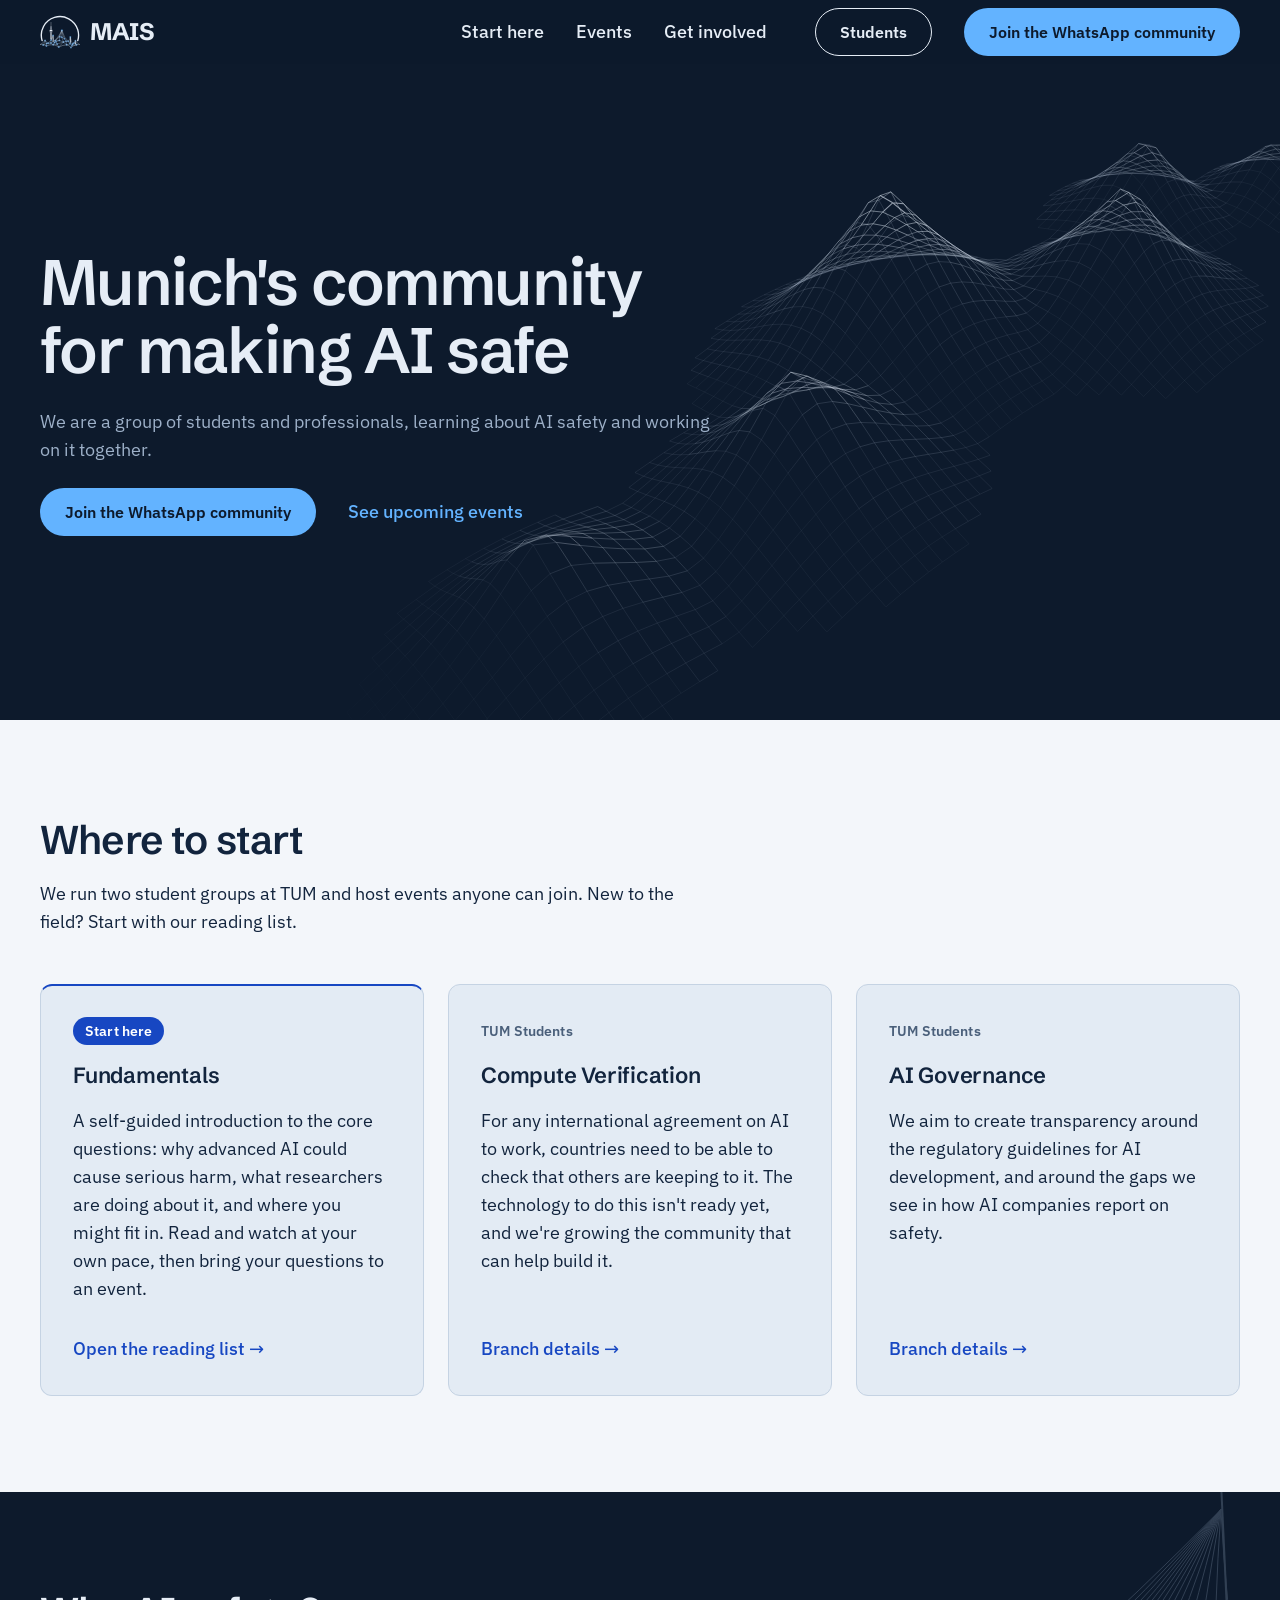
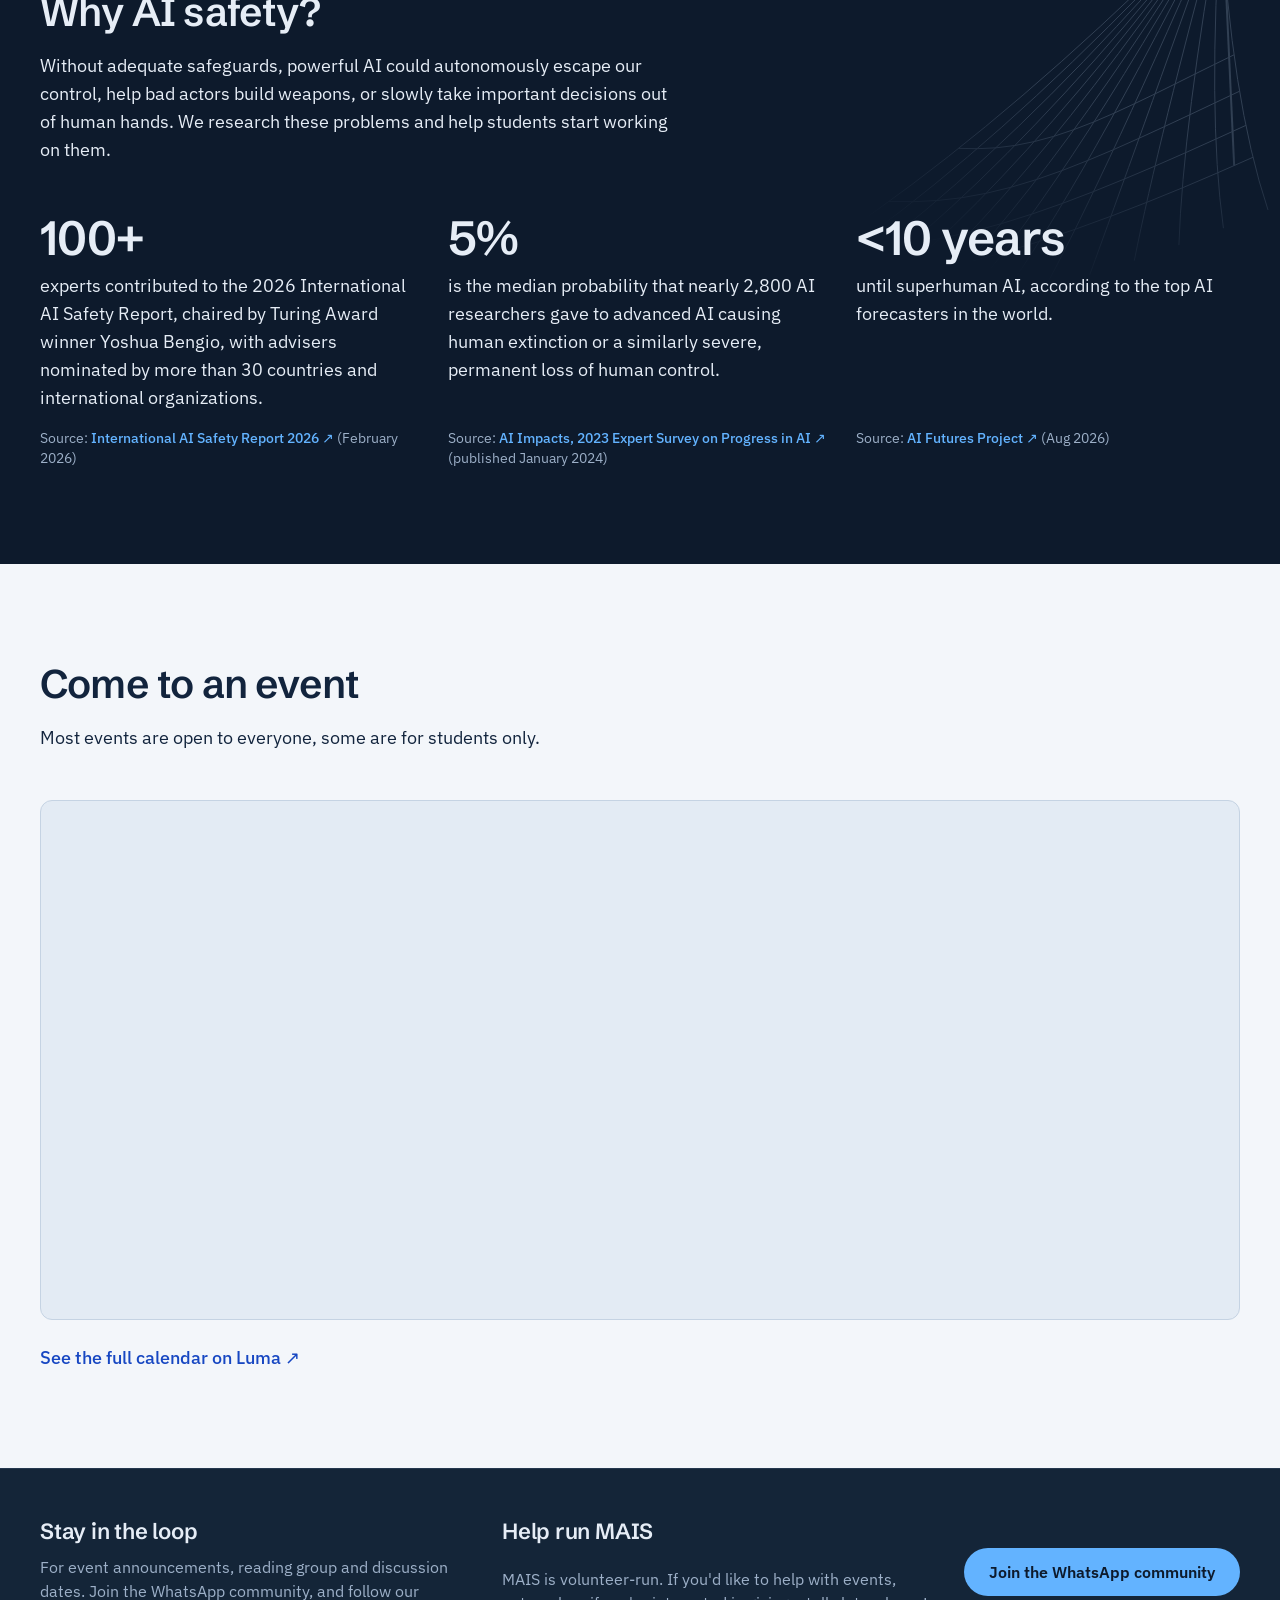
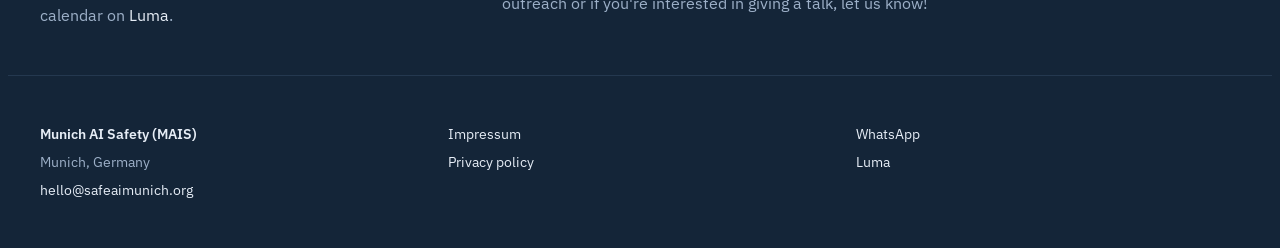
<file: index.html>
<!doctype html>
<html lang="en">
<head>
<meta charset="utf-8">
<meta name="viewport" content="width=device-width, initial-scale=1, viewport-fit=cover">
<title>Munich AI Safety (MAIS) | AI safety community in Munich</title>
<meta name="description" content="A learning community for students and professionals in Munich who want to understand AI risk and help make AI safe. Reading groups, workshops and events.">
<link rel="canonical" href="https://munichaisafety.com/">
<meta property="og:type" content="website">
<meta property="og:site_name" content="Munich AI Safety (MAIS)">
<meta property="og:title" content="Munich AI Safety (MAIS)">
<meta property="og:description" content="A learning community for students and professionals in Munich who want to understand AI risk and help make AI safe. Reading groups, workshops and events.">
<meta property="og:url" content="https://munichaisafety.com/">
<meta property="og:image" content="https://munichaisafety.com/assets/img/og-image.png">
<meta property="og:image:width" content="1200">
<meta property="og:image:height" content="630">
<meta name="twitter:card" content="summary_large_image">
<meta name="color-scheme" content="light">
<link rel="preload" href="assets/fonts/schibsted-grotesk-latin-wght-normal.woff2" as="font" type="font/woff2" crossorigin>
<link rel="preload" href="assets/fonts/ibm-plex-sans-latin-wght-normal.woff2" as="font" type="font/woff2" crossorigin>
<link rel="stylesheet" href="assets/css/tokens.css">
<link rel="stylesheet" href="assets/css/site.css">
<!-- Analytics: paste the GoatCounter snippet here once the account exists (see README.md). -->
</head>
<body>
<a class="skip-link" href="#main">Skip to content</a>

<header class="site-header" data-theme="dark">
  <div class="container site-header__inner">
    <a class="site-header__logo" href="/" aria-label="Munich AI Safety, home"><canvas class="site-header__mark" data-mais-logo aria-hidden="true"></canvas><span>MAIS</span></a>
    <nav class="site-header__nav" aria-label="Site">
      <a href="/#paths">Start here</a>
      <a href="/#events">Events</a>
      <a href="/#volunteer">Get involved</a>
    </nav>
    <a class="btn btn-secondary" href="/student-initiative/">Students</a>
    <a class="btn btn-primary" href="/join"><span class="label-long">Join the WhatsApp community</span><span class="label-short">Join us</span></a>
  </div>
</header>

<main id="main">

  <section class="hero" data-theme="dark" aria-labelledby="hero-title">
    <div class="hero__net mais-net" data-mais-net></div>
    <div class="container grid hero__inner">
      <div class="hero__copy">
        <h1 id="hero-title" class="display">Munich's community for making AI safe</h1>
        <p class="body hero__sub">We are a group of students and professionals, learning about AI safety and working on it together.</p>
        <div class="hero__actions">
          <a class="btn btn-primary" href="/join">Join the WhatsApp community</a>
          <a class="text-link" href="#events">See upcoming events</a>
        </div>
      </div>
    </div>
  </section>

  <!-- Partners: remove "hidden" once every partner shown has agreed. Logos as inline SVG with fill="currentColor". -->
  <section class="partners" aria-label="Partners" hidden>
    <div class="container partners__inner">
      <p class="eyebrow partners__label">We work with</p>
      <a class="partners__logo" href="#TODO-LINK-partner-1" target="_blank" rel="noopener" aria-label="[Partner 1]">[Partner 1 logo]</a>
      <a class="partners__logo" href="#TODO-LINK-partner-2" target="_blank" rel="noopener" aria-label="[Partner 2]">[Partner 2 logo]</a>
      <a class="partners__logo" href="#TODO-LINK-partner-3" target="_blank" rel="noopener" aria-label="[Partner 3]">[Partner 3 logo]</a>
    </div>
  </section>

  <span id="what-we-do" aria-hidden="true"></span>
  <section class="section" id="paths" aria-labelledby="paths-title">
    <div class="container">
      <div class="section-head">
        <h2 id="paths-title" class="h2">Where to start</h2>
        <p class="body">We run two student groups at TUM and host events anyone can join. New to the field? Start with our reading list.</p>
      </div>
      <div class="paths" id="fundamentals">
        <article class="card card--start">
          <span class="chip">Start here</span>
          <h3 class="h3">Fundamentals</h3>
          <p class="card__body">A self-guided introduction to the core questions: why advanced AI could cause serious harm, what researchers are doing about it, and where you might fit in. Read and watch at your own pace, then bring your questions to an event.</p>
          <a class="text-link card__link" href="/resources">Open the reading list <span class="arrow" aria-hidden="true">→</span></a>
        </article>
        <article class="card">
          <span class="eyebrow">TUM Students</span>
          <h3 class="h3">Compute Verification</h3>
          <p class="card__body">For any international agreement on AI to work, countries need to be able to check that others are keeping to it. The technology to do this isn't ready yet, and we're growing the community that can help build it.</p>
          <ul class="card__list">
          </ul>
          <a class="text-link card__link" href="/student-initiative/#branches">Branch details <span class="arrow" aria-hidden="true">→</span></a>
        </article>
        <article class="card">
          <span class="eyebrow">TUM Students</span>
          <h3 class="h3">AI Governance</h3>
          <p class="card__body">We aim to create transparency around the regulatory guidelines for AI development, and around the gaps we see in how AI companies report on safety.</p>
          <ul class="card__list">
          </ul>
          <a class="text-link card__link" href="/student-initiative/#branches">Branch details <span class="arrow" aria-hidden="true">→</span></a>
        </article>
      </div>
    </div>
  </section>

  <span id="why-ai-safety" aria-hidden="true"></span>
  <section class="section has-net" id="why" data-theme="dark" aria-labelledby="why-title">
    <div class="section-net cable-net" data-cable-net="fan" data-period="24"></div>
    <div class="container">
      <div class="section-head">
        <h2 id="why-title" class="h2">Why AI safety?</h2>
        <p class="body">Without adequate safeguards, powerful AI could autonomously escape our control, help bad actors build weapons, or slowly take important decisions out of human hands. We research these problems and help students start working on them.</p>
      </div>
      <div class="stats">
        <div class="stat-block">
          <p class="stat stat-block__value">100+</p>
          <p class="body stat-block__desc">experts contributed to the 2026 International AI Safety Report, chaired by Turing Award winner Yoshua Bengio, with advisers nominated by more than 30 countries and international organizations.</p>
          <p class="small stat-block__source">Source: <a class="text-link" href="https://internationalaisafetyreport.org/publication/international-ai-safety-report-2026" target="_blank" rel="noopener">International AI Safety Report 2026 <span aria-hidden="true">↗</span><span class="visually-hidden"> (opens in a new tab)</span></a> (February 2026)</p>
        </div>
        <div class="stat-block">
          <p class="stat stat-block__value">5%</p>
          <p class="body stat-block__desc">is the median probability that nearly 2,800 AI researchers gave to advanced AI causing human extinction or a similarly severe, permanent loss of human control.</p>
          <p class="small stat-block__source">Source: <a class="text-link" href="https://spectrum.ieee.org/ai-existential-risk-survey" target="_blank" rel="noopener">AI Impacts, 2023 Expert Survey on Progress in AI <span aria-hidden="true">↗</span><span class="visually-hidden"> (opens in a new tab)</span></a> (published January 2024)</p>
        </div>
        <div class="stat-block">
          <p class="stat stat-block__value">&lt;10 years</p>
          <p class="body stat-block__desc">until superhuman AI, according to the top AI forecasters in the world.</p>
          <p class="small stat-block__source">Source: <a class="text-link" href="https://blog.aifutures.org/p/q25-2026-timelines-update-uplift" target="_blank" rel="noopener">AI Futures Project <span aria-hidden="true">↗</span><span class="visually-hidden"> (opens in a new tab)</span></a> (Aug 2026)</p>
        </div>
      </div>
    </div>
  </section>

  <section class="section" id="events" aria-labelledby="events-title">
    <div class="container">
      <div class="section-head">
        <h2 id="events-title" class="h2">Come to an event</h2>
        <p class="body">Most events are open to everyone, some are for students only.</p>
      </div>
      <div class="embed">
        <iframe src="https://luma.com/embed/calendar/cal-iQKye42k20Y8pAv/events?lt=light" title="MAIS events on Luma" loading="lazy" allowfullscreen></iframe>
      </div>
      <p class="embed-link"><a class="text-link" href="https://luma.com/cal-iQKye42k20Y8pAv" target="_blank" rel="noopener" data-goatcounter-click="luma-calendar">See the full calendar on Luma <span aria-hidden="true">↗</span><span class="visually-hidden"> (opens in a new tab)</span></a></p>
    </div>
  </section>

  <!-- Team: remove "hidden" only if all three co-founders agree. Photos go in a .team-card__photo div first in each card. -->
  <section class="section section--surface" id="team" aria-labelledby="team-title" hidden>
    <div class="container">
      <div class="section-head">
        <h2 id="team-title" class="h2">Who runs MAIS</h2>
        <p class="body">MAIS is run by volunteers: students and professionals in Munich.</p>
      </div>
      <div class="team">
        <article class="card team-card">
          <h3 class="h3">Melanie Schmid-Falter</h3>
          <p class="small team-card__role">Co-founder</p>
          <p class="body">[One line on why AI safety matters to you]</p>
        </article>
        <article class="card team-card">
          <h3 class="h3">[Co-founder 2]</h3>
          <p class="small team-card__role">Co-founder</p>
          <p class="body">[One line on why AI safety matters to them]</p>
        </article>
        <article class="card team-card">
          <h3 class="h3">[Co-founder 3]</h3>
          <p class="small team-card__role">Co-founder</p>
          <p class="body">[One line on why AI safety matters to them]</p>
        </article>
      </div>
    </div>
  </section>

</main>

<footer class="site-footer" data-theme="dark">
  <div class="container site-footer__cta" id="volunteer">
    <div class="site-footer__cta-copy">
      <div class="site-footer__cta-block">
        <h2 id="cta-title" class="h3">Stay in the loop</h2>
        <p class="body">For event announcements, reading group and discussion dates. Join the WhatsApp community, and follow our calendar on <a href="https://luma.com/cal-iQKye42k20Y8pAv" target="_blank" rel="noopener" data-goatcounter-click="luma-follow">Luma</a>.</p>
      </div>
      <div class="site-footer__cta-block">
        <h2 id="volunteer-title" class="h3">Help run MAIS</h2>
        <p class="body">MAIS is volunteer-run. If you'd like to help with events, outreach or if you're interested in giving a talk, let us know!</p>
      </div>
    </div>
    <a class="btn btn-primary" href="/join" data-goatcounter-click="footer-whatsapp" style="align-self: center">Join the WhatsApp community</a>
  </div>
  <div class="container site-footer__grid">
    <div class="site-footer__col">
      <p class="site-footer__name">Munich AI Safety (MAIS)</p>
      <p>Munich, Germany</p>
      <a href="mailto:hello@safeaimunich.org">hello@safeaimunich.org</a>
    </div>
    <nav class="site-footer__col" aria-label="Legal">
      <a href="/impressum">Impressum</a>
      <a href="/privacy">Privacy policy</a>
    </nav>
    <nav class="site-footer__col" aria-label="Elsewhere">
      <a href="/join">WhatsApp</a>
      <a href="https://luma.com/cal-iQKye42k20Y8pAv" target="_blank" rel="noopener" data-goatcounter-click="luma-footer">Luma</a>
    </nav>
  </div>
</footer>

<script src="assets/js/cable-net.js" defer></script>
<script src="assets/js/mais-net.js" defer></script>
</body>
</html>
</file>
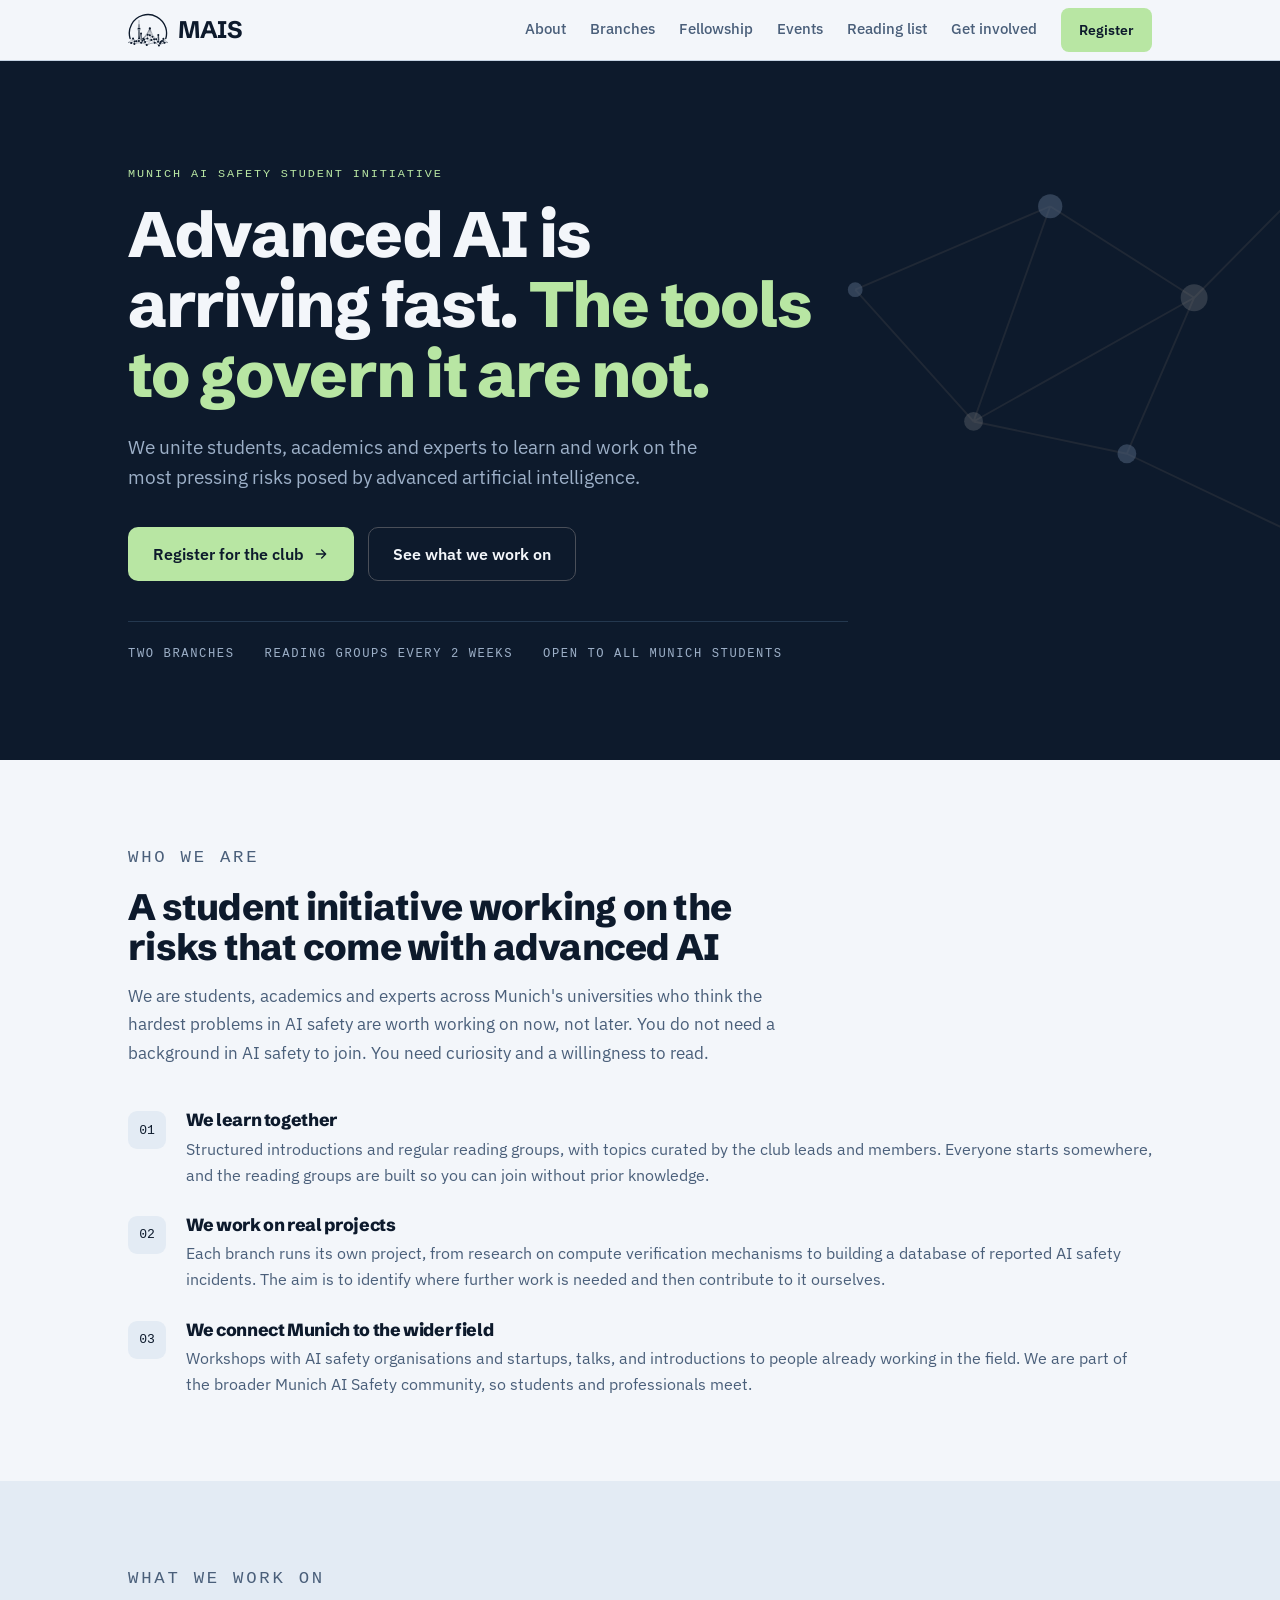
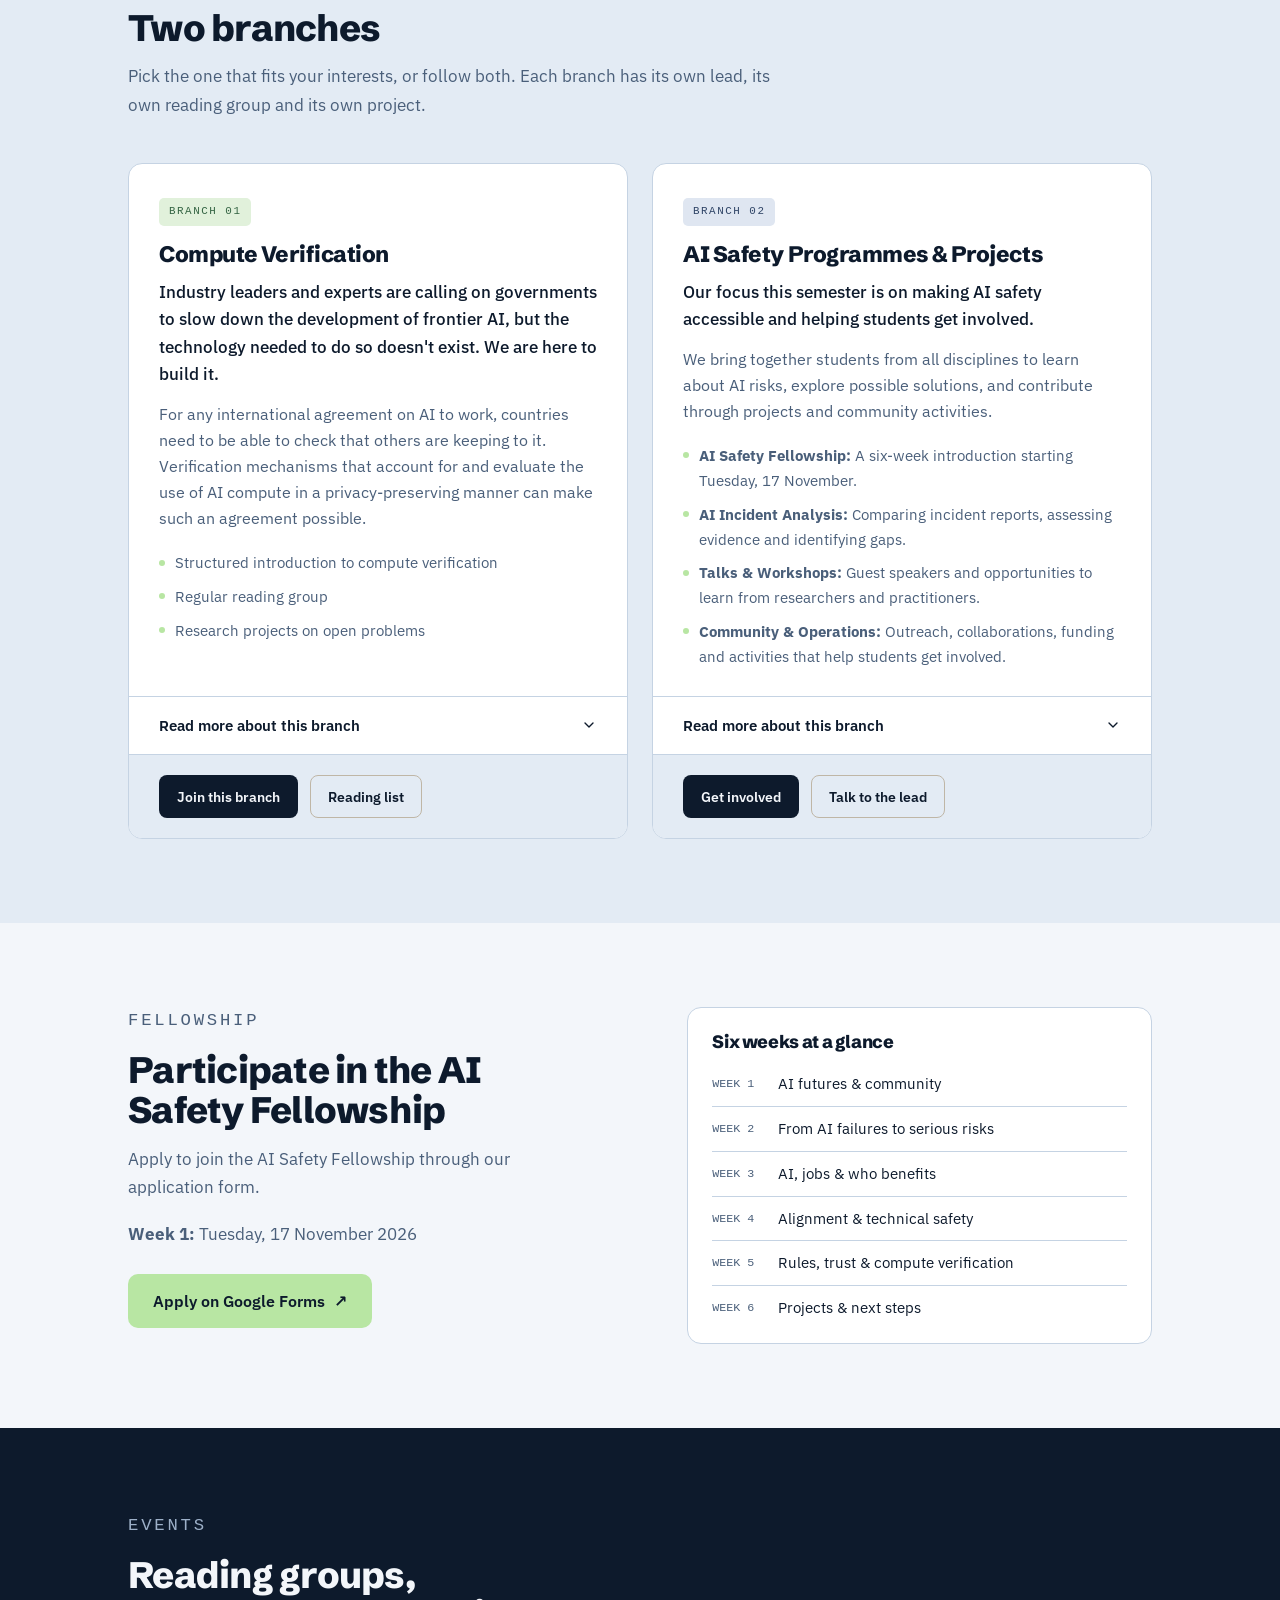
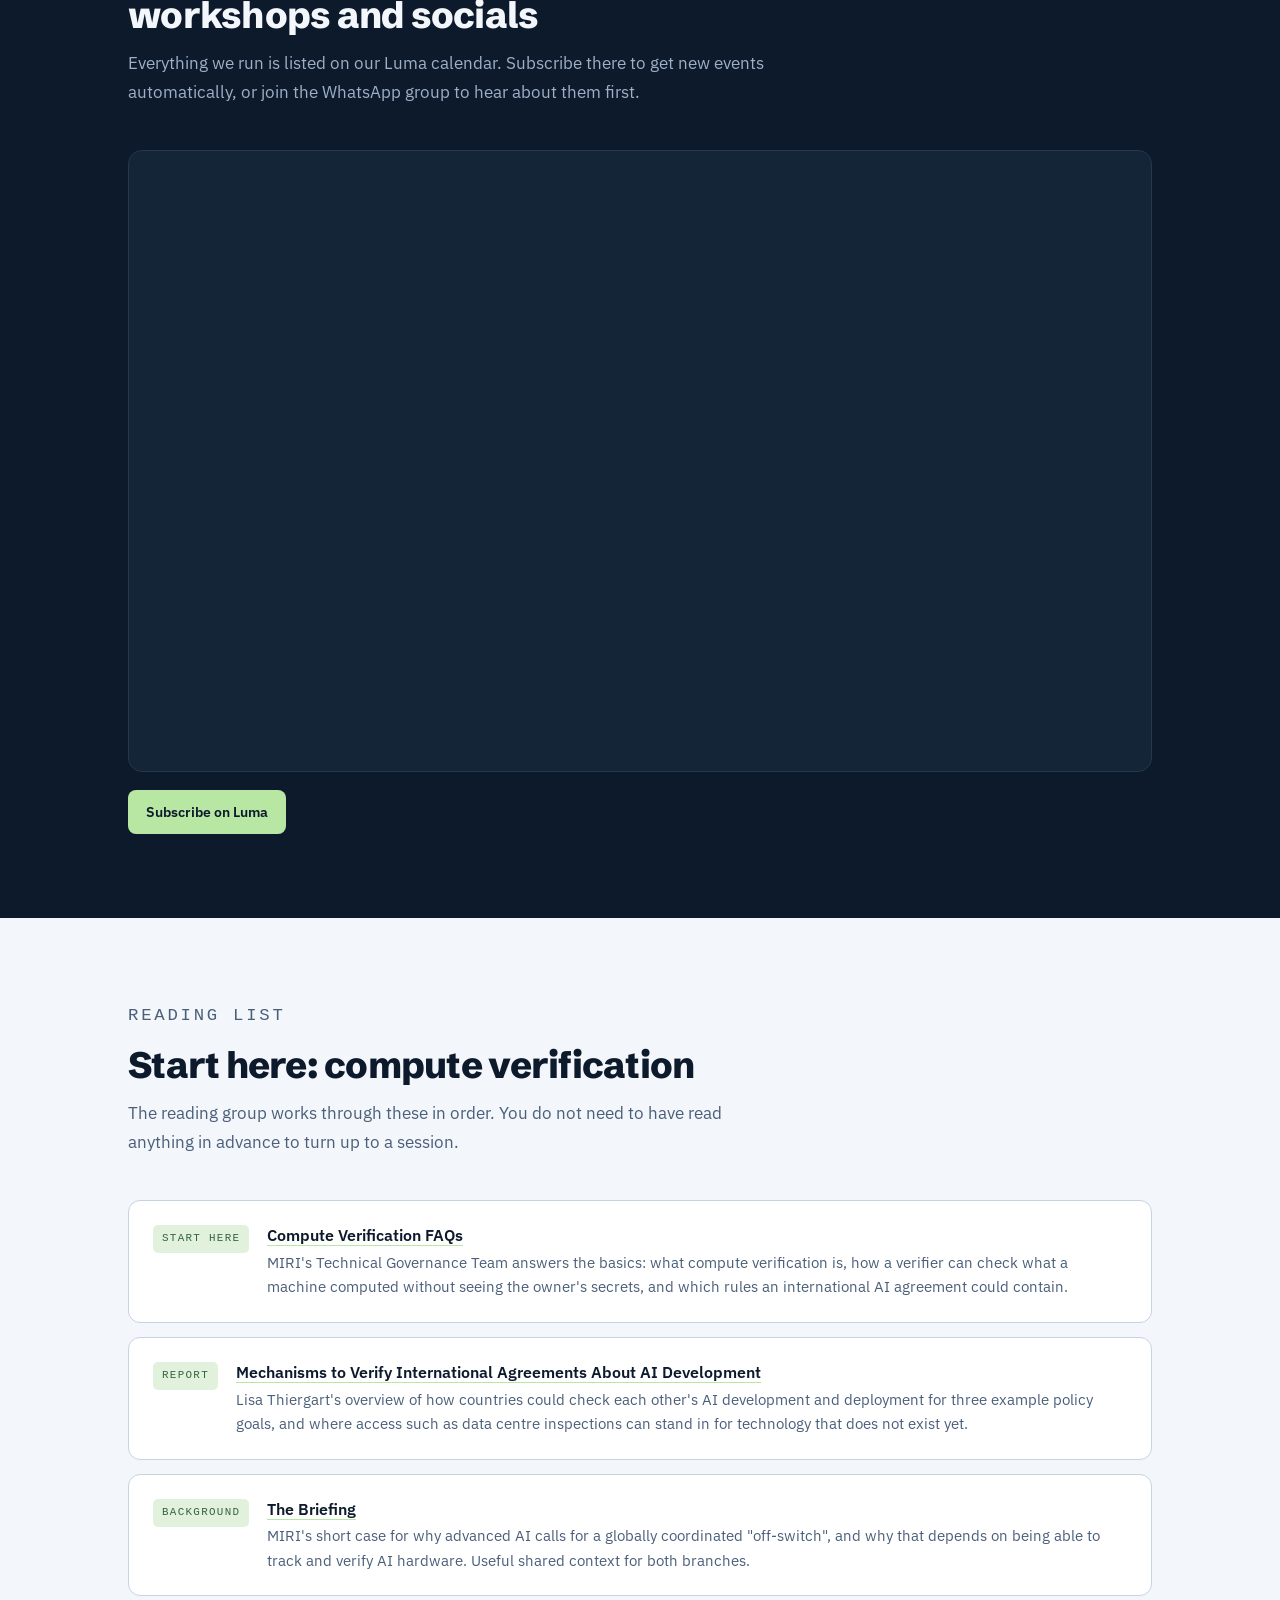
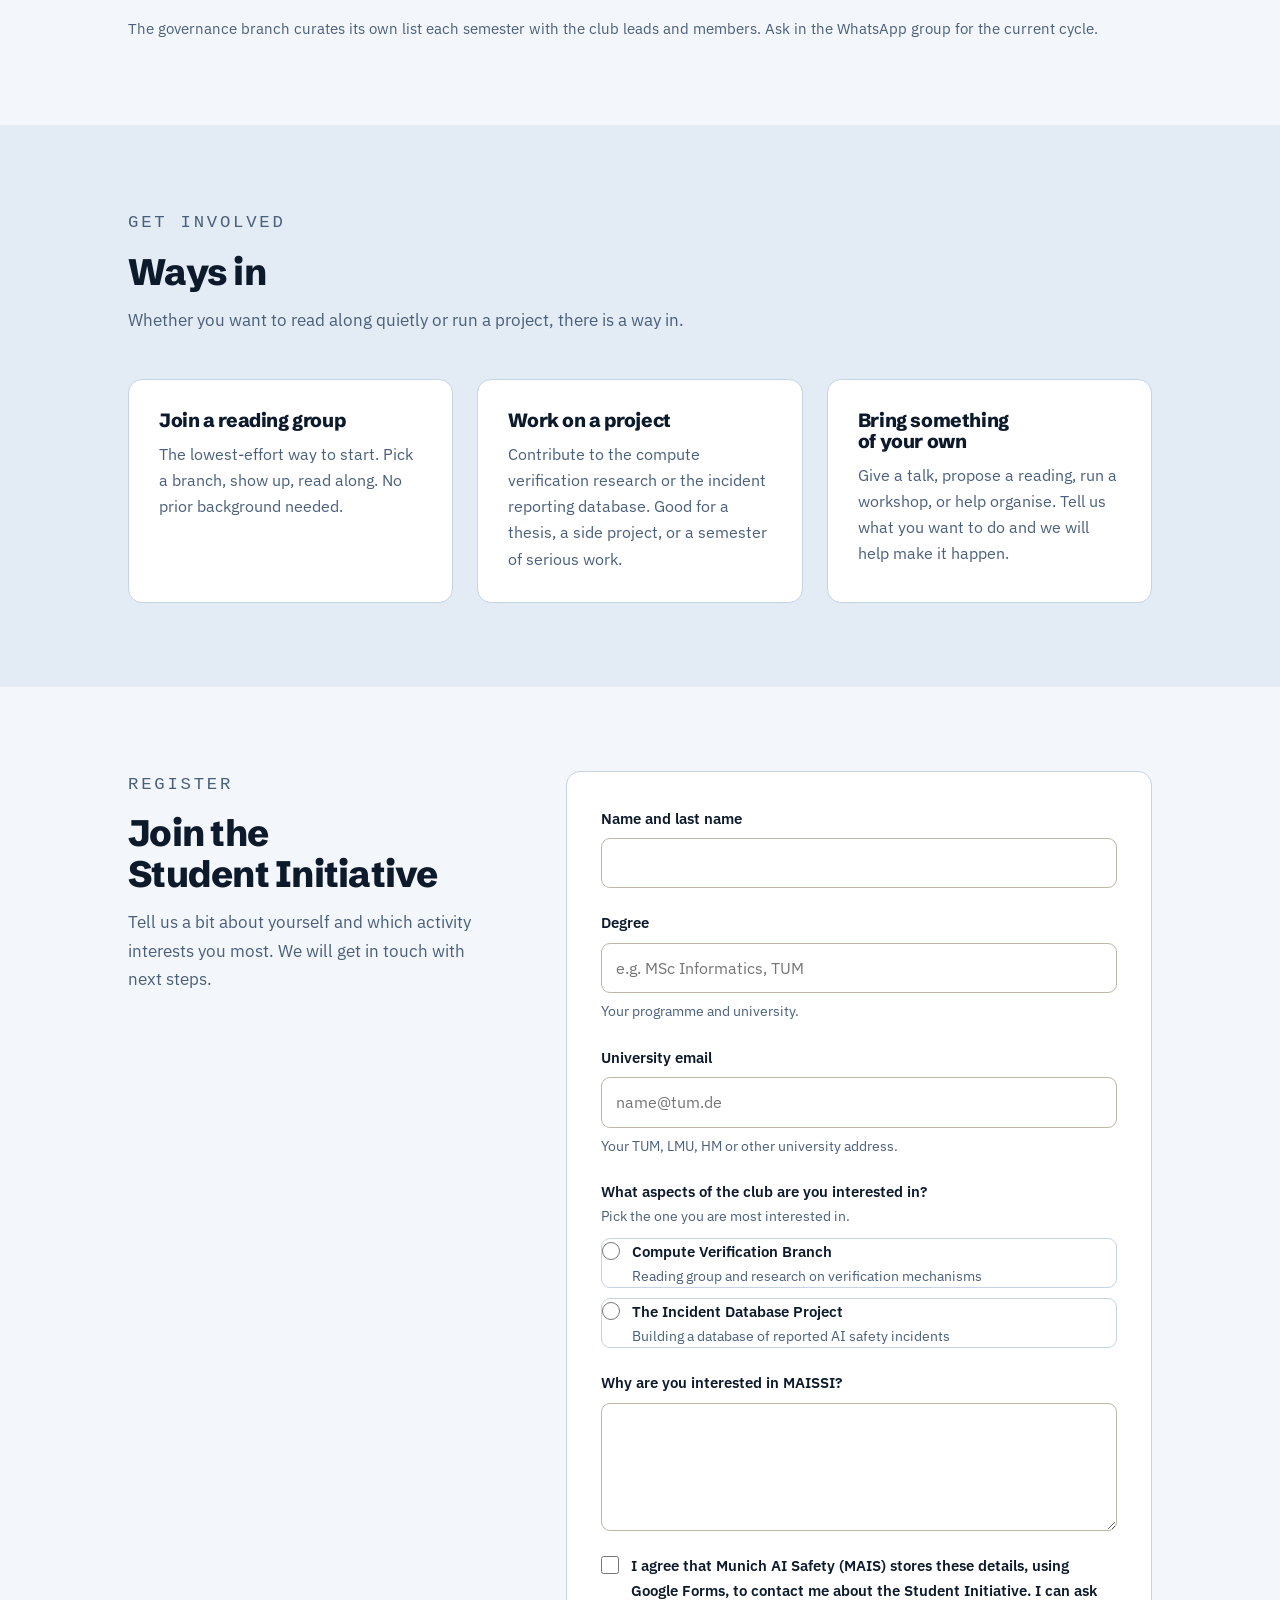
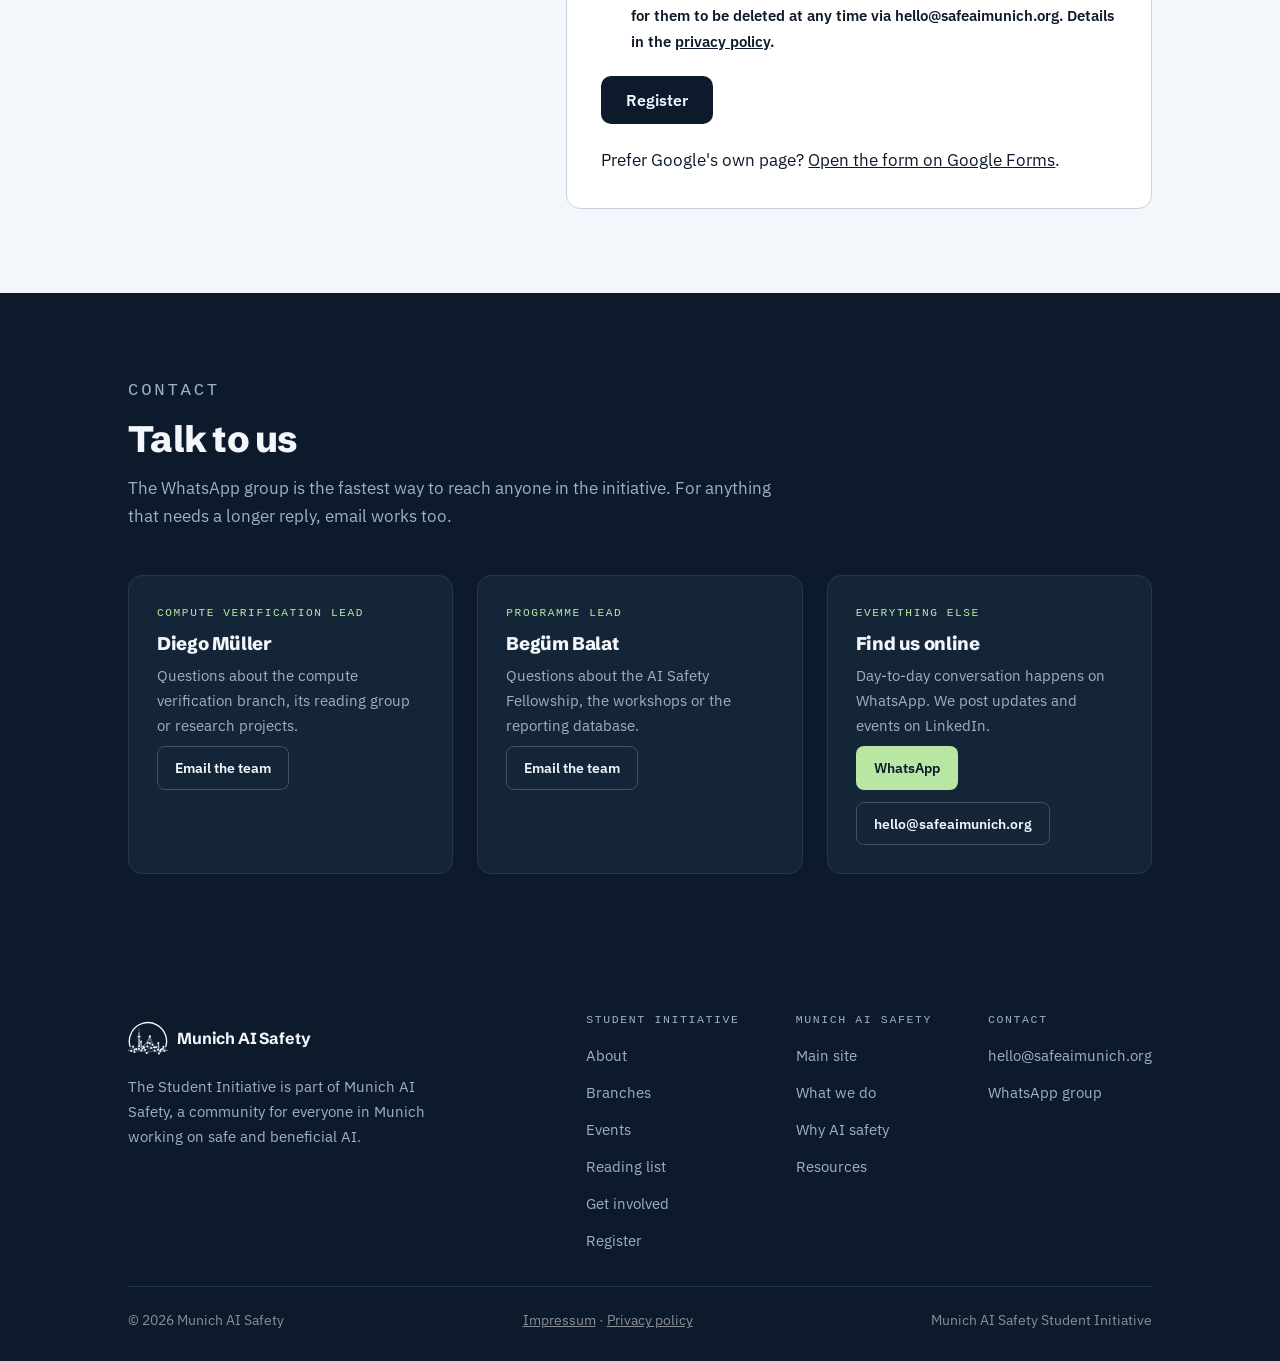
<file: student-initiative/index.html>
<!DOCTYPE html>
<html lang="en">
<head>
<meta charset="utf-8">
<meta name="viewport" content="width=device-width, initial-scale=1">
<title>Student Initiative — Munich AI Safety</title>
<meta name="description" content="The Munich AI Safety Student Initiative unites students, academics and experts to learn and work on the most pressing risks posed by advanced AI. Two branches: compute verification and AI governance.">

<meta property="og:type" content="website">
<meta property="og:title" content="Munich AI Safety Student Initiative">
<meta property="og:description" content="We unite students, academics and experts to learn and work on the most pressing risks posed by advanced artificial intelligence.">
<meta property="og:url" content="https://munichaisafety.com/student-initiative/">
<meta name="twitter:card" content="summary">

<link rel="canonical" href="https://munichaisafety.com/student-initiative/">
<link rel="icon" type="image/png" href="/assets/img/maissi-emblem.png">

<!-- Fonts are self-hosted (same files as the main site), so no request
     goes to Google Fonts. See the privacy policy. -->
<link rel="preload" href="/assets/fonts/schibsted-grotesk-latin-wght-normal.woff2" as="font" type="font/woff2" crossorigin>
<link rel="preload" href="/assets/fonts/ibm-plex-sans-latin-wght-normal.woff2" as="font" type="font/woff2" crossorigin>

<style>
  @font-face { font-family: "Schibsted Grotesk"; src: url("/assets/fonts/schibsted-grotesk-latin-wght-normal.woff2") format("woff2"); font-weight: 400 900; font-style: normal; font-display: swap; }
  @font-face { font-family: "IBM Plex Sans"; src: url("/assets/fonts/ibm-plex-sans-latin-wght-normal.woff2") format("woff2"); font-weight: 100 700; font-style: normal; font-display: swap; }

  /* ---- Design tokens: MAIS starter palette  -------------------------- */
  :root {
   --ink:         #0d1a2c; /* navy: dark sections and text */
    --paper:      #f3f6fa; /* page background */
    --accent:       #b8e6a3; /* light green used for student events */
    --accent-hover: #9fd686;
    --accent-strong:#346443;
    --accent-soft:  #e1f1db;
    --focus:        var(--accent-strong);
    --isar:       #9db0c8; /* slate blue on navy */
    
     --ink-soft:   #142538;
     --ink-line:   #24384f;
     --body:       #4a5f7a;
     --body-dark:  #9db0c8;
     --paper-line: #c5d3e3;
     --paper-sunk: #e3ebf4;

  --font-head: 'Schibsted Grotesk', system-ui, sans-serif;
  --font-text: 'IBM Plex Sans', system-ui, sans-serif;
  --font-mono: 'IBM Plex Mono', ui-monospace, monospace;

    --wrap: 1080px;
    --radius: 14px;
  }

  *, *::before, *::after { box-sizing: border-box; }
  html { scroll-behavior: smooth; -webkit-text-size-adjust: 100%; }
  @media (prefers-reduced-motion: reduce) {
    html { scroll-behavior: auto; }
    *, *::before, *::after { animation-duration: .01ms !important; transition-duration: .01ms !important; }
  }

  body {
    margin: 0;
    background: var(--paper);
    color: var(--ink);
    font-family: var(--font-text);
    font-size: 17px;
    line-height: 1.65;
    -webkit-font-smoothing: antialiased;
  }

  h1, h2, h3, h4 {
    font-family: var(--font-head);
    font-weight: 800;
    line-height: 1.1;
    letter-spacing: -0.02em;
    margin: 0;
    text-wrap: balance;
  }
  p { margin: 0; text-wrap: pretty; }
  img, svg { max-width: 100%; }

  a { color: inherit; }
  a:focus-visible,
  button:focus-visible,
  summary:focus-visible,
  .skip:focus-visible {
    outline: 3px solid var(--focus);
    outline-offset: 3px;
    border-radius: 4px;
  }

  .wrap { max-width: var(--wrap); margin: 0 auto; padding: 0 28px; }

  /* mono eyebrow / detail text ---------------------------------------- */
  .eyebrow {
    font-family: var(--font-mono);
    font-size: .74rem;
    font-weight: 500;
    letter-spacing: .16em;
    text-transform: uppercase;
    margin: 0 0 14px;
  }
  .eyebrow--accent { color: var(--accent-strong); }
  .eyebrow--on-ink { color: var(--accent); }
  .hero, .band--ink, footer { --focus: var(--accent); }

  /* ---- Skip link ----------------------------------------------------- */
  .skip {
    position: absolute; left: -9999px; top: 0; z-index: 100;
    background: var(--accent); color: var(--ink);
    padding: 12px 20px; font-weight: 600; text-decoration: none;
  }
  .skip:focus { left: 8px; top: 8px; }

  /* ================================================================== */
  /*  Shared parent-community wordmark                                  */
  /* ================================================================== */
  .brand {
    display: inline-flex; align-items: center; gap: 9px;
    font-family: var(--font-head); font-weight: 700; font-size: 1rem;
    letter-spacing: -0.01em; text-decoration: none; color: var(--paper);
    padding: 7px 0;
  }
  .brand-mark {
    width: 40px; height: 34px; flex: none;
    --text: var(--paper);
  }

  /* ================================================================== */
  /*  Student navigation with a single return-to-MAIS wordmark           */
  /* ================================================================== */
  .nav2 {
    position: sticky; top: 0; z-index: 20;
    background: rgba(243,246,250,.94);
    backdrop-filter: blur(10px); -webkit-backdrop-filter: blur(10px);
    border-bottom: 1px solid var(--paper-line);
  }
  .nav2 .wrap {
    display: flex; align-items: center; justify-content: space-between; gap: 20px;
    min-height: 60px;
  }
  .nav2-title {
    display: inline-flex; align-items: center; gap: 10px; flex: none;
    font-family: var(--font-head); font-weight: 700; font-size: 1.5rem;
    line-height: 2rem; letter-spacing: -0.02em; text-decoration: none; white-space: nowrap;
  }
  .nav2-title .brand-mark { --text: var(--ink); }
  .nav2-right { display: flex; align-items: center; gap: 24px; min-width: 0; }
  .nav2-links {
    display: flex; gap: 24px; overflow-x: auto; scrollbar-width: none;
    -ms-overflow-style: none; padding: 4px 0;
  }
  .nav2-links::-webkit-scrollbar { display: none; }
  .nav2-links a {
    color: var(--body); text-decoration: none; font-size: .94rem; font-weight: 500;
    white-space: nowrap; padding: 4px 0; border-bottom: 2px solid transparent;
  }
  .nav2-links a:hover { color: var(--ink); border-bottom-color: var(--accent); }

  /* ---- Fellowship programme ------------------------------------------ */
  #fellowship .fellowship-layout {
    display: grid; grid-template-columns: minmax(0, 1.1fr) minmax(0, 1fr);
    gap: 48px; align-items: start;
  }
  #fellowship .section-head { margin-bottom: 0; }
  #fellowship .fellowship-start { margin: 18px 0 26px; color: var(--body); }
  #fellowship .fellowship-topics {
    background: #FFFFFF; border: 1px solid var(--paper-line);
    border-radius: var(--radius); padding: 24px;
  }
  #fellowship .fellowship-topics h3 { font-size: 1.12rem; margin-bottom: 10px; }
  #fellowship .fellowship-weeks { list-style: none; margin: 0; padding: 0; }
  #fellowship .fellowship-weeks li {
    display: grid; grid-template-columns: 54px minmax(0, 1fr); gap: 12px;
    padding: 11px 0; border-bottom: 1px solid var(--paper-line);
    font-size: .94rem; line-height: 1.45;
  }
  #fellowship .fellowship-weeks li:last-child { border-bottom: 0; padding-bottom: 0; }
  #fellowship .week-label {
    font-family: var(--font-mono); font-size: .73rem;
    text-transform: uppercase; color: var(--body); padding-top: 3px;
  }
  @media (max-width: 760px) {
    #fellowship .fellowship-layout { grid-template-columns: 1fr; gap: 32px; }
  }

  /* ---- Buttons ------------------------------------------------------- */
  .btn {
    display: inline-flex; align-items: center; justify-content: center; gap: 9px;
    font-family: var(--font-text); font-weight: 600; font-size: 1rem;
    text-decoration: none; padding: 13px 24px; border-radius: 10px;
    border: 1px solid transparent; cursor: pointer; white-space: nowrap;
    transition: transform .12s ease, background-color .12s ease;
  }
  .btn:hover { transform: translateY(-1px); }
  .btn--accent { background: var(--accent); color: var(--ink); }
  .btn--accent:hover { background: var(--accent-hover); }
  .btn--ink { background: var(--ink); color: var(--paper); }
  .btn--ink:hover { background: #24272F; }
  .btn--ghost-ink { background: transparent; color: var(--ink); border-color: #BFB6A6; }
  .btn--ghost-ink:hover { background: var(--paper-sunk); }
  .btn--ghost-paper { background: transparent; color: var(--paper); border-color: #4A4F59; }
  .btn--ghost-paper:hover { background: var(--ink-soft); }
  .btn--sm { padding: 9px 17px; font-size: .9rem; border-radius: 8px; }

  /* ---- Section rhythm ------------------------------------------------ */
  section { scroll-margin-top: 72px; }
  .band { padding: 84px 0; }
  .band--ink { background: var(--ink); color: var(--body-dark); }
  .band--ink h2, .band--ink h3 { color: var(--paper); }
  .band--sunk { background: var(--paper-sunk); }
  .section-head { max-width: 660px; margin-bottom: 44px; }
  .section-head h2 { font-size: clamp(1.75rem, 3.6vw, 2.3rem); margin-bottom: 14px; }
  .section-head p { color: var(--body); font-size: 1.08rem; }
  .band--ink .section-head p { color: var(--body-dark); }

  /* ================================================================== */
  /*  Hero                                                               */
  /* ================================================================== */
  .hero {
    position: relative; overflow: hidden;
    background: var(--ink); color: var(--body-dark);
    padding: 104px 0 96px;
  }
  .hero-graph {
    position: absolute; inset: 0; width: 100%; height: 100%;
    pointer-events: none; opacity: .5;
  }
  .hero .wrap { position: relative; z-index: 1; }
  .hero-inner { max-width: 720px; }
  .hero h1 {
    font-size: clamp(2.3rem, 6vw, 4rem);
    color: var(--paper); margin-bottom: 22px;
  }
  .hero h1 em { font-style: normal; color: var(--accent); }
  .hero-sub { font-size: 1.16rem; max-width: 600px; margin-bottom: 34px; }
  .hero-actions { display: flex; gap: 14px; flex-wrap: wrap; }
  .hero-meta {
    margin-top: 40px; padding-top: 22px; border-top: 1px solid var(--ink-line);
    display: flex; gap: 10px 30px; flex-wrap: wrap;
    font-family: var(--font-mono); font-size: .76rem; font-weight: 500;
    letter-spacing: .13em; text-transform: uppercase; color: var(--isar);
  }

  /* ================================================================== */
  /*  Cards & grids                                                      */
  /* ================================================================== */
  .grid-2 { display: grid; grid-template-columns: repeat(auto-fit, minmax(300px, 1fr)); gap: 24px; }
  .grid-3 { display: grid; grid-template-columns: repeat(auto-fit, minmax(240px, 1fr)); gap: 24px; }

  .card {
    background: #FFFFFF; border: 1px solid var(--paper-line);
    border-radius: var(--radius); padding: 30px;
  }
  .card h3 { font-size: 1.2rem; margin-bottom: 10px; }
  .card p { color: var(--body); font-size: .99rem; }

  /* numbered "what we do" rows */
  .rows { display: grid; gap: 28px; }
  .row { display: flex; gap: 20px; align-items: flex-start; }
  .row-num {
    flex-shrink: 0; width: 38px; height: 38px; border-radius: 9px;
    background: var(--paper-sunk); color: var(--ink);
    display: flex; align-items: center; justify-content: center;
    font-family: var(--font-mono); font-size: .82rem; font-weight: 500;
  }
  .band--ink .row-num { background: var(--ink-soft); color: var(--accent); }
  .row h3 { font-size: 1.1rem; margin-bottom: 5px; }
  .row p { color: var(--body); font-size: .99rem; }
  .band--ink .row p { color: var(--body-dark); }

  /* ================================================================== */
  /*  Branches — side-by-side blocks, brief description, expandable      */
  /* ================================================================== */
  .branch {
    display: flex; flex-direction: column;
    background: #FFFFFF; border: 1px solid var(--paper-line);
    border-radius: var(--radius); overflow: hidden;
  }
  /* grows so that the "Read more" bar and footer line up across cards */
  .branch-top { flex: 1 1 auto; padding: 30px 30px 26px; }
  .branch-tag {
    display: inline-block; font-family: var(--font-mono); font-size: .68rem;
    font-weight: 500; letter-spacing: .14em; text-transform: uppercase;
    padding: 5px 10px; border-radius: 5px; margin-bottom: 16px;
  }
  .branch-tag--accent { background: var(--accent-soft); color: var(--accent-strong); }
  .branch-tag--isar { background: #DFE6F1; color: #2F4466; }
  .branch h3 { font-size: 1.4rem; margin-bottom: 12px; }
  .branch-lede { color: var(--ink); font-size: 1.04rem; font-weight: 500; margin-bottom: 12px; }
  .branch-brief { color: var(--body); font-size: .99rem; }
  .branch-facts {
    list-style: none; margin: 20px 0 0; padding: 0;
    display: grid; gap: 9px;
  }
  .branch-facts li {
    display: flex; gap: 10px; color: var(--body); font-size: .94rem;
  }
  .branch-facts li::before {
    content: ""; flex-shrink: 0; width: 6px; height: 6px; margin-top: .55em;
    border-radius: 50%; background: var(--accent);
  }
  .branch details { border-top: 1px solid var(--paper-line); }
  .branch summary {
    display: flex; align-items: center; justify-content: space-between; gap: 12px;
    padding: 16px 30px; cursor: pointer; list-style: none;
    font-weight: 600; font-size: .95rem; color: var(--ink);
  }
  .branch summary::-webkit-details-marker { display: none; }
  .branch summary:hover { background: var(--paper-sunk); }
  .branch summary .chev { transition: transform .18s ease; flex-shrink: 0; }
  .branch details[open] summary .chev { transform: rotate(180deg); }
  .branch-more { padding: 0 30px 26px; display: grid; gap: 14px; }
  .branch-more p { color: var(--body); font-size: .97rem; }
  .branch-foot {
    padding: 20px 30px; background: var(--paper-sunk);
    border-top: 1px solid var(--paper-line);
    display: flex; gap: 12px; align-items: center; flex-wrap: wrap;
  }
  .source-note {
    font-family: var(--font-mono); font-size: .72rem; letter-spacing: .06em;
    color: var(--body);
  }
  .source-note a { color: #2F4466; }

  /* ================================================================== */
  /*  Events / Luma                                                      */
  /* ================================================================== */
  .cal-frame {
    border: 1px solid var(--ink-line); border-radius: var(--radius);
    overflow: hidden; background: var(--ink-soft); min-height: 460px;
  }
  .cal-frame iframe { display: block; width: 100%; height: 620px; border: 0; }
  .cal-empty {
    display: flex; flex-direction: column; align-items: flex-start; gap: 16px;
    padding: 48px 34px; min-height: 460px; justify-content: center;
  }
  .cal-empty h3 { font-size: 1.25rem; }
  .cal-empty p { color: var(--body-dark); max-width: 460px; }
  .cal-link { margin-top: 18px; }
  .visually-hidden {
    position: absolute; width: 1px; height: 1px; overflow: hidden;
    clip: rect(0 0 0 0); white-space: nowrap;
  }

  /* ================================================================== */
  /*  Reading list                                                       */
  /* ================================================================== */
  .readlist { list-style: none; margin: 0; padding: 0; display: grid; gap: 14px; }
  .readlist > li {
    background: #FFFFFF; border: 1px solid var(--paper-line);
    border-radius: 12px; padding: 22px 24px;
    display: flex; gap: 18px; align-items: flex-start; flex-wrap: wrap;
  }
  .read-kind {
    flex-shrink: 0; font-family: var(--font-mono); font-size: .68rem; font-weight: 500;
    letter-spacing: .12em; text-transform: uppercase; color: var(--accent-strong);
    background: var(--accent-soft); padding: 5px 9px; border-radius: 5px; margin-top: 2px;
  }
  .read-body { flex: 1 1 320px; min-width: 0; }
  .read-body h3 { font-family: var(--font-text); font-weight: 600; font-size: 1.02rem; letter-spacing: 0; line-height: 1.45; margin-bottom: 4px; }
  .read-body h3 a { text-decoration: none; border-bottom: 1px solid var(--accent); }
  .read-body h3 a:hover { color: var(--accent-strong); }
  .read-body p { color: var(--body); font-size: .93rem; }
  .readlist-note {
    margin-top: 20px; font-size: .95rem; color: var(--body);
  }

  /* ================================================================== */
  /*  Contact                                                            */
  /* ================================================================== */
  .contact-grid { display: grid; grid-template-columns: repeat(auto-fit, minmax(260px, 1fr)); gap: 24px; }
  .lead-card {
    background: var(--ink-soft); border: 1px solid var(--ink-line);
    border-radius: var(--radius); padding: 28px;
  }
  .lead-card .role {
    font-family: var(--font-mono); font-size: .7rem; font-weight: 500;
    letter-spacing: .14em; text-transform: uppercase; color: var(--accent);
    margin-bottom: 12px;
  }
  .lead-card h3 { font-size: 1.15rem; margin-bottom: 8px; }
  .lead-card p { color: var(--body-dark); font-size: .95rem; }

  .social-row { display: flex; gap: 12px; flex-wrap: wrap; margin-top: 8px; }

  /* ================================================================== */
  /*  Registration form                                                  */
  /* ================================================================== */
  .reg-layout { display: grid; grid-template-columns: minmax(0, 1fr) minmax(0, 1.5fr); gap: 48px; align-items: start; }
  .reg-layout .section-head { margin-bottom: 0; }
  .reg-form {
    background: #FFFFFF; border: 1px solid var(--paper-line);
    border-radius: var(--radius); padding: 34px;
    display: grid; gap: 22px;
  }
  .field { display: grid; gap: 7px; }
  .field label, .field legend {
    font-weight: 600; font-size: .96rem; color: var(--ink); padding: 0;
  }
  .field .opt { font-weight: 400; color: var(--body); }
  .field .hint { font-size: .86rem; color: var(--body); }
  .field input[type="text"],
  .field input[type="email"],
  .field input[type="tel"],
  .field textarea {
    width: 100%; font: inherit; font-size: 1rem; color: var(--ink);
    background: #FFFFFF; border: 1px solid #BFB6A6; border-radius: 9px;
    padding: 11px 14px;
  }
  .field textarea { min-height: 128px; resize: vertical; }
  .field input:focus-visible, .field textarea:focus-visible,
  .check input:focus-visible {
    outline: 3px solid var(--focus); outline-offset: 1px; border-color: var(--ink);
  }
  .field [aria-invalid="true"] { border-color: #B3261E; }
  fieldset.field { border: 0; margin: 0; padding: 0; min-width: 0; }
  .checks { display: grid; gap: 10px; margin-top: 4px; }
  .check {
    display: flex; gap: 12px; align-items: flex-start;
    padding: 12px 14px; border: 1px solid var(--paper-line); border-radius: 9px;
    cursor: pointer; font-weight: 500; font-size: .97rem;
  }
  .check:hover { background: var(--paper-sunk); }
  .check input { width: 18px; height: 18px; margin: 3px 0 0; accent-color: var(--ink); flex-shrink: 0; }
  .check small { display: block; color: var(--body); font-weight: 400; font-size: .86rem; }
  .check--plain { border: 0; padding: 0; font-weight: 400; color: var(--body); font-size: .92rem; }
  .check--plain:hover { background: transparent; }
  .field-error { color: #B3261E; font-size: .88rem; font-weight: 500; }
  .field-error:empty { display: none; }
  .hp { position: absolute; left: -9999px; width: 1px; height: 1px; overflow: hidden; }
  .reg-status { font-size: .97rem; border-radius: 9px; padding: 14px 16px; }
  .reg-status:empty { display: none; }
  .reg-status--ok { background: #E3F0E6; color: #1E5631; }
  .reg-status--err { background: #F9E1DF; color: #8C1D16; }
  .reg-form button[disabled] { opacity: .6; cursor: progress; transform: none; }
  @media (max-width: 860px) {
    .reg-layout { grid-template-columns: 1fr; gap: 32px; }
  }
  @media (max-width: 680px) {
    .reg-form { padding: 24px 20px; }
    .reg-form .btn { width: 100%; }
  }

  /* ================================================================== */
  /*  Footer (sub-page)                                                  */
  /* ================================================================== */
  footer { background: var(--ink); color: var(--body-dark); padding: 56px 0 30px; }
  .foot-top {
    display: flex; justify-content: space-between; gap: 32px; flex-wrap: wrap;
    padding-bottom: 32px; border-bottom: 1px solid var(--ink-line);
  }
  .foot-about { max-width: 330px; }
  .foot-about p { font-size: .93rem; margin-top: 12px; }
  .foot-cols { display: flex; gap: 56px; flex-wrap: wrap; }
  .foot-col h4 {
    font-family: var(--font-mono); font-weight: 500; font-size: .72rem;
    letter-spacing: .14em; text-transform: uppercase; color: var(--isar);
    margin-bottom: 14px;
  }
  .foot-col ul { list-style: none; margin: 0; padding: 0; display: grid; gap: 9px; }
  .foot-col a { color: var(--body-dark); text-decoration: none; font-size: .93rem; }
  .foot-col a:hover { color: var(--paper); text-decoration: underline; }
  .foot-bottom {
    padding-top: 22px; display: flex; justify-content: space-between;
    gap: 16px; flex-wrap: wrap; font-size: .86rem; color: #8A8E96;
  }

  /* ---- Responsive ---------------------------------------------------- */
  @media (max-width: 860px) {
    .band { padding: 64px 0; }
    .hero { padding: 76px 0 68px; }
    .nav2 .wrap { min-height: 56px; }
    .nav2-right { gap: 14px; }
    /* the link row scrolls at this size — fade the right edge to show it */
    .nav2-links {
      -webkit-mask-image: linear-gradient(to right, #000 calc(100% - 26px), transparent);
      mask-image: linear-gradient(to right, #000 calc(100% - 26px), transparent);
    }
  }
  @media (max-width: 680px) {
    body { font-size: 16px; }
    .wrap { padding: 0 20px; }
    /* keep the decorative graph from sitting behind the hero copy */
    .hero-graph { display: none; }
    .nav2-links { gap: 18px; }
    .hero-actions .btn { width: 100%; }
    .card, .branch-top, .branch-more, .branch-foot, .lead-card { padding-left: 22px; padding-right: 22px; }
    .branch summary { padding-left: 22px; padding-right: 22px; }
  }
  /* Keep the return link and registration button visible on mobile. */
  @media (max-width: 680px) {
    .nav2 .wrap { gap: 12px; }
    .nav2-right { flex: 1; gap: 12px; }
    .nav2-right > .btn { flex: none; padding-inline: 12px; }
  }
</style>
</head>

<body>
<a class="skip" href="#main">Skip to content</a>

<!-- Single student navigation; the MAIS wordmark returns to the main site. -->
<div class="nav2">
  <nav class="wrap" aria-label="Student Initiative">
    <a class="nav2-title" href="/" aria-label="Return to Munich AI Safety (MAIS)" title="Return to MAIS">
      <canvas class="brand-mark" data-mais-logo aria-hidden="true"></canvas>
      <span>MAIS</span>
    </a>
    <div class="nav2-right">
      <div class="nav2-links">
        <a href="#about">About</a>
        <a href="#branches">Branches</a>
        <a href="#fellowship">Fellowship</a>
        <a href="#events">Events</a>
        <a href="#reading">Reading list</a>
        <a href="#get-involved">Get involved</a>
      </div>
      <a class="btn btn--accent btn--sm" href="#register">Register</a>
    </div>
  </nav>
</div>

<main id="main">

  <!-- ===================================================================
       HERO
       Headline is Diego's first draft option. Alternative on file:
       "Let's make AI go well"
       ================================================================ -->
  <header class="hero">
    <svg class="hero-graph" viewBox="0 0 1200 520" preserveAspectRatio="xMidYMid slice" aria-hidden="true" focusable="false">
      <g stroke="#32363F" stroke-width="1.4" fill="none">
        <path d="M905 108 L1012 176 M1012 176 L962 292 M962 292 L848 268 M848 268 L905 108 M848 268 L1012 176 M1095 92 L1012 176 M962 292 L1088 352 M760 170 L848 268 M760 170 L905 108"/>
      </g>
      <g fill="#8FA7C9" opacity=".55">
        <circle cx="905" cy="108" r="9"/>
        <circle cx="962" cy="292" r="7"/>
        <circle cx="760" cy="170" r="5.5"/>
      </g>
      <g fill="#F4EFE6" opacity=".3">
        <circle cx="1012" cy="176" r="10"/>
        <circle cx="848" cy="268" r="7"/>
        <circle cx="1088" cy="352" r="5"/>
      </g>
      <circle cx="1095" cy="92" r="6.5" fill="#B8E6A3" opacity=".75"/>
      <g fill="none" stroke="#B8E6A3" stroke-width="1.4" opacity=".5">
        <circle cx="1140" cy="248" r="5"/>
      </g>
    </svg>

    <div class="wrap">
      <div class="hero-inner">
        <p class="eyebrow eyebrow--on-ink">Munich AI Safety Student Initiative</p>
        <h1>Advanced AI is arriving fast. <em>The tools to govern it are not.</em></h1>
        <p class="hero-sub">We unite students, academics and experts to learn and work on the most pressing risks posed by advanced artificial intelligence.</p>
        <div class="hero-actions">
          <a class="btn btn--accent" href="#register">
            Register for the club
            <svg width="16" height="16" viewBox="0 0 24 24" fill="none" aria-hidden="true" focusable="false"><path d="M5 12h13M13 6l6 6-6 6" stroke="currentColor" stroke-width="2" stroke-linecap="round" stroke-linejoin="round"/></svg>
          </a>
          <a class="btn btn--ghost-paper" href="#branches">See what we work on</a>
        </div>
        <p class="hero-meta">
          <span>Two branches</span>
          <span>Reading groups every 2 weeks</span>
          <span>Open to all Munich students</span>
        </p>
      </div>
    </div>
  </header>

  <!-- ===================================================================
       WHO WE ARE AND WHAT WE DO
       ================================================================ -->
  <section class="band" id="about">
    <div class="wrap">
      <div class="section-head">
        <p class="eyebrow eyebrow--accent">Who we are</p>
        <h2>A student initiative working on the risks that come with advanced AI</h2>
        <p>We are students, academics and experts across Munich's universities who think the hardest problems in AI safety are worth working on now, not later. You do not need a background in AI safety to join. You need curiosity and a willingness to read.</p>
      </div>

      <div class="rows">
        <div class="row">
          <div class="row-num">01</div>
          <div>
            <h3>We learn together</h3>
            <p>Structured introductions and regular reading groups, with topics curated by the club leads and members. Everyone starts somewhere, and the reading groups are built so you can join without prior knowledge.</p>
          </div>
        </div>
        <div class="row">
          <div class="row-num">02</div>
          <div>
            <h3>We work on real projects</h3>
            <p>Each branch runs its own project, from research on compute verification mechanisms to building a database of reported AI safety incidents. The aim is to identify where further work is needed and then contribute to it ourselves.</p>
          </div>
        </div>
        <div class="row">
          <div class="row-num">03</div>
          <div>
            <h3>We connect Munich to the wider field</h3>
            <p>Workshops with AI safety organisations and startups, talks, and introductions to people already working in the field. We are part of the broader Munich AI Safety community, so students and professionals meet.</p>
          </div>
        </div>
      </div>
    </div>
  </section>

  <!-- ===================================================================
       BRANCHES
       Layout: side-by-side blocks, brief description, expandable
       (option 1 of the three layouts in the spec).
       Full long-form copy sits inside the expandable block, which answers
       the "too much text?" note on the compute verification draft.
       ================================================================ -->
  <section class="band band--sunk" id="branches">
    <div class="wrap">
      <div class="section-head">
        <p class="eyebrow eyebrow--accent">What we work on</p>
        <h2>Two branches</h2>
        <p>Pick the one that fits your interests, or follow both. Each branch has its own lead, its own reading group and its own project.</p>
      </div>

      <div class="grid-2">

        <!-- ---------- Branch: Compute Verification ---------- -->
        <article class="branch">
          <div class="branch-top">
            <span class="branch-tag branch-tag--accent">Branch 01</span>
            <h3>Compute Verification</h3>
            <p class="branch-lede">Industry leaders and experts are calling on governments to slow down the development of frontier AI, but the technology needed to do so doesn't exist. We are here to build it.</p>
            <p class="branch-brief">For any international agreement on AI to work, countries need to be able to check that others are keeping to it. Verification mechanisms that account for and evaluate the use of AI compute in a privacy-preserving manner can make such an agreement possible.</p>
            <ul class="branch-facts">
              <li>Structured introduction to compute verification</li>
              <li>Regular reading group</li>
              <li>Research projects on open problems</li>
            </ul>
          </div>

          <details>
            <summary>
              Read more about this branch
              <svg class="chev" width="16" height="16" viewBox="0 0 24 24" fill="none" aria-hidden="true" focusable="false"><path d="M6 9l6 6 6-6" stroke="currentColor" stroke-width="2" stroke-linecap="round" stroke-linejoin="round"/></svg>
            </summary>
            <div class="branch-more">
              <p>Through a structured introduction to compute verification and a regular reading group, we will learn about these mechanisms and identify where further work is needed, so that we can conduct research projects and contribute to it ourselves.</p>
              <p>Compute is one of the few inputs to frontier AI that is physical, concentrated and countable, which is what makes it a promising lever for international agreements. The open questions are technical as much as political: how do you prove what a cluster was used for without exposing the model or the data?</p>
              <p class="source-note">Source: <a href="https://techgov.intelligence.org/blog/compute-verification-faqs" rel="noopener">Compute Verification FAQs, MIRI Technical Governance Team</a></p>
            </div>
          </details>

          <div class="branch-foot">
            <!-- Jumps to the registration form with this branch pre-ticked -->
            <a class="btn btn--ink btn--sm" href="#register" data-branch="Compute Verification Branch">Join this branch</a>
            <a class="btn btn--ghost-ink btn--sm" href="#reading">Reading list</a>
          </div>
        </article>

        <!-- ---------- Branch: AI Safety Programmes & Projects ---------- -->
        <article class="branch">
          <div class="branch-top">
            <span class="branch-tag branch-tag--isar">Branch 02</span>
            <h3>AI Safety Programmes &amp; Projects</h3>
            <p class="branch-lede">Our focus this semester is on making AI safety accessible and helping students get involved.</p>
            <p class="branch-brief">We bring together students from all disciplines to learn about AI risks, explore possible solutions, and contribute through projects and community activities.</p>
            <ul class="branch-facts">
              <li><span><strong>AI Safety Fellowship:</strong> A six-week introduction starting Tuesday, 17 November.</span></li>
              <li><span><strong>AI Incident Analysis:</strong> Comparing incident reports, assessing evidence and identifying gaps.</span></li>
              <li><span><strong>Talks &amp; Workshops:</strong> Guest speakers and opportunities to learn from researchers and practitioners.</span></li>
              <li><span><strong>Community &amp; Operations:</strong> Outreach, collaborations, funding and activities that help students get involved.</span></li>
            </ul>
          </div>

          <details>
            <summary>
              Read more about this branch
              <svg class="chev" width="16" height="16" viewBox="0 0 24 24" fill="none" aria-hidden="true" focusable="false"><path d="M6 9l6 6 6-6" stroke="currentColor" stroke-width="2" stroke-linecap="round" stroke-linejoin="round"/></svg>
            </summary>
            <div class="branch-more">
              <p>Our AI Safety Fellowship introduces students to AI risks and possible responses through shared learning and discussion. Alongside it, we organise talks and workshops, build academic connections, and help participants find opportunities to continue learning and contributing.</p>
              <p>Our incident analysis project aims to build a database comparing third-party reports of AI incidents. We will examine the evidence behind reported incidents and identify gaps in investigation and reporting.</p>
              <p>We also coordinate outreach, develop collaborations and apply for funding to support these activities.</p>
              <p>We’re looking for someone with a background in policy who is interested in leading an AI Governance group.</p>
            </div>
          </details>

          <div class="branch-foot">
            <a class="btn btn--ink btn--sm" href="#register">Get involved</a>
            <a class="btn btn--ghost-ink btn--sm" href="#contact">Talk to the lead</a>
          </div>
        </article>

      </div>
    </div>
  </section>

  <!-- ===================================================================
       AI SAFETY FELLOWSHIP
       ================================================================ -->
  <section class="band" id="fellowship" aria-labelledby="fellowship-heading">
    <div class="wrap fellowship-layout">
      <div>
        <div class="section-head">
          <p class="eyebrow eyebrow--accent">Fellowship</p>
          <h2 id="fellowship-heading">Participate in the AI Safety Fellowship</h2>
          <p>Apply to join the AI Safety Fellowship through our application form.</p>
        </div>
        <p class="fellowship-start"><strong>Week 1:</strong> <time datetime="2026-11-17">Tuesday, 17 November 2026</time></p>
        <a class="btn btn--accent" href="https://forms.gle/bB5veM4RntUCavif7" target="_blank" rel="noopener noreferrer">
          Apply on Google Forms <span aria-hidden="true">↗</span>
          <span class="visually-hidden">(opens in a new tab)</span>
        </a>
      </div>
      <div class="fellowship-topics" aria-labelledby="fellowship-topics-heading">
        <h3 id="fellowship-topics-heading">Six weeks at a glance</h3>
        <ol class="fellowship-weeks">
          <li><span class="week-label">Week 1</span><span>AI futures &amp; community</span></li>
          <li><span class="week-label">Week 2</span><span>From AI failures to serious risks</span></li>
          <li><span class="week-label">Week 3</span><span>AI, jobs &amp; who benefits</span></li>
          <li><span class="week-label">Week 4</span><span>Alignment &amp; technical safety</span></li>
          <li><span class="week-label">Week 5</span><span>Rules, trust &amp; compute verification</span></li>
          <li><span class="week-label">Week 6</span><span>Projects &amp; next steps</span></li>
        </ol>
      </div>
    </div>
  </section>

  <!-- ===================================================================
       EVENTS — Luma calendar embed
       ================================================================ -->
  <section class="band band--ink" id="events">
    <div class="wrap">
      <div class="section-head">
        <p class="eyebrow eyebrow--on-ink">Events</p>
        <h2>Reading groups, workshops and socials</h2>
        <p>Everything we run is listed on our Luma calendar. Subscribe there to get new events automatically, or join the WhatsApp group to hear about them first.</p>
      </div>

      <!-- MAISSI Luma calendar (https://luma.com/maissi).
           The embed needs the calendar's internal ID, not the "maissi"
           handle: cal-CJBJyoa9DMwgyxQ. lt=dark matches this dark section. -->
      <div class="cal-frame">
        <iframe src="https://luma.com/embed/calendar/cal-CJBJyoa9DMwgyxQ/events?lt=dark"
                title="MAISSI events on Luma" loading="lazy" allowfullscreen></iframe>
      </div>
      <p class="cal-link"><a class="btn btn--accent btn--sm" href="https://luma.com/maissi" target="_blank" rel="noopener">Subscribe on Luma <span class="visually-hidden">(opens in a new tab)</span></a></p>
    </div>
  </section>

  <!-- ===================================================================
       READING LIST
       Compute-verification specific, per the meeting notes. Built as a
       list so documents can be appended as the branches produce them.
       ================================================================ -->
  <section class="band" id="reading">
    <div class="wrap">
      <div class="section-head">
        <p class="eyebrow eyebrow--accent">Reading list</p>
        <h2>Start here: compute verification</h2>
        <p>The reading group works through these in order. You do not need to have read anything in advance to turn up to a session.</p>
      </div>

      <ol class="readlist">
        <li>
          <span class="read-kind">Start here</span>
          <div class="read-body">
            <h3><a href="https://techgov.intelligence.org/blog/compute-verification-faqs" rel="noopener">Compute Verification FAQs</a></h3>
            <p>MIRI's Technical Governance Team answers the basics: what compute verification is, how a verifier can check what a machine computed without seeing the owner's secrets, and which rules an international AI agreement could contain.</p>
          </div>
        </li>
        <li>
          <span class="read-kind">Report</span>
          <div class="read-body">
            <h3><a href="https://techgov.intelligence.org/research/mechanisms-to-verify-international-agreements-about-ai-development" rel="noopener">Mechanisms to Verify International Agreements About AI Development</a></h3>
            <p>Lisa Thiergart's overview of how countries could check each other's AI development and deployment for three example policy goals, and where access such as data centre inspections can stand in for technology that does not exist yet.</p>
          </div>
        </li>
        <li>
          <span class="read-kind">Background</span>
          <div class="read-body">
            <h3><a href="https://intelligence.org/briefing/" rel="noopener">The Briefing</a></h3>
            <p>MIRI's short case for why advanced AI calls for a globally coordinated "off-switch", and why that depends on being able to track and verify AI hardware. Useful shared context for both branches.</p>
          </div>
        </li>

        <!-- ================================================================
             TO ADD A READING, COPY THIS BLOCK:

             <li>
               <span class="read-kind">Paper</span>
               <div class="read-body">
                 <h3><a href="URL" rel="noopener">Title</a></h3>
                 <p>One or two sentences on why it is on the list.</p>
               </div>
             </li>

             Suggested values for read-kind: Start here, Paper, Report,
             Course, Talk, Internal doc.
             ============================================================= -->
      </ol>

      <p class="readlist-note">The governance branch curates its own list each semester with the club leads and members. Ask in the WhatsApp group for the current cycle.</p>
    </div>
  </section>

  <!-- ===================================================================
       GET INVOLVED
       ================================================================ -->
  <section class="band band--sunk" id="get-involved">
    <div class="wrap">
      <div class="section-head">
        <p class="eyebrow eyebrow--accent">Get involved</p>
        <h2>Ways in</h2>
        <p>Whether you want to read along quietly or run a project, there is a way in.</p>
      </div>

      <div class="grid-3">
        <div class="card">
          <h3>Join a reading group</h3>
          <p>The lowest-effort way to start. Pick a branch, show up, read along. No prior background needed.</p>
        </div>
        <div class="card">
          <h3>Work on a project</h3>
          <p>Contribute to the compute verification research or the incident reporting database. Good for a thesis, a side project, or a semester of serious work.</p>
        </div>
        <div class="card">
          <h3>Bring something of your own</h3>
          <p>Give a talk, propose a reading, run a workshop, or help organise. Tell us what you want to do and we will help make it happen.</p>
        </div>
      </div>
    </div>
  </section>

  <!-- ===================================================================
       REGISTRATION FORM
       Replaces the old "Join our WhatsApp group" calls to action.
       Backend: Google Forms ("MAISSI Interest Form"). This styled form
       posts straight into it, so every entry shows up under Responses in
       Google Forms / the linked Sheet. See GOOGLE FORM SETUP in the script
       at the bottom of this file before changing any question.
       ================================================================ -->
  <section class="band" id="register">
    <div class="wrap">
      <div class="reg-layout">
        <div class="section-head">
          <p class="eyebrow eyebrow--accent">Register</p>
          <h2>Join the Student Initiative</h2>
          <p>Tell us a bit about yourself and which activity interests you most. We will get in touch with next steps.</p>
        </div>

        <!-- Field names (entry.NNN) and option values must match the Google
             Form exactly, otherwise Google silently drops the answer. -->
        <form class="reg-form" id="reg-form" method="POST" novalidate
              action="https://docs.google.com/forms/d/e/1FAIpQLSfXAWkIQOBEfpHNDiyJ6zxERXJVehaeLAy81GYL1wIkpZ0W_Q/formResponse">
          <!-- Spam honeypot: never sent to Google; real users never see it -->
          <div class="hp" aria-hidden="true">
            <label>Leave this empty <input type="checkbox" id="reg-botcheck" tabindex="-1" autocomplete="off"></label>
          </div>

          <div class="field">
            <label for="reg-name">Name and last name</label>
            <input type="text" id="reg-name" name="entry.1749021222" autocomplete="name" required aria-describedby="reg-name-err">
            <p class="field-error" id="reg-name-err" aria-live="polite"></p>
          </div>

          <div class="field">
            <label for="reg-degree">Degree</label>
            <input type="text" id="reg-degree" name="entry.416055696" required
                   placeholder="e.g. MSc Informatics, TUM" aria-describedby="reg-degree-hint reg-degree-err">
            <p class="hint" id="reg-degree-hint">Your programme and university.</p>
            <p class="field-error" id="reg-degree-err" aria-live="polite"></p>
          </div>

          <div class="field">
            <label for="reg-email">University email</label>
            <input type="email" id="reg-email" name="entry.945205797" autocomplete="email" inputmode="email" required
                   placeholder="name@tum.de" aria-describedby="reg-email-hint reg-email-err">
            <p class="hint" id="reg-email-hint">Your TUM, LMU, HM or other university address.</p>
            <p class="field-error" id="reg-email-err" aria-live="polite"></p>
          </div>

          <fieldset class="field" id="reg-branches" aria-describedby="reg-branches-hint reg-branches-err">
            <legend>What aspects of the club are you interested in?</legend>
            <p class="hint" id="reg-branches-hint">Pick the one you are most interested in.</p>
            <div class="checks">
              <label class="check">
                <input type="radio" name="entry.1621966894" value="Compute Verification Branch">
                <span>Compute Verification Branch<small>Reading group and research on verification mechanisms</small></span>
              </label>
              <label class="check">
                <input type="radio" name="entry.1621966894" value="The Incident Database Project">
                <span>The Incident Database Project<small>Building a database of reported AI safety incidents</small></span>
              </label>
            </div>
            <p class="field-error" id="reg-branches-err" aria-live="polite"></p>
          </fieldset>

          <div class="field">
            <label for="reg-why">Why are you interested in MAISSI?</label>
            <textarea id="reg-why" name="entry.1658531066" required maxlength="2000" aria-describedby="reg-why-err"></textarea>
            <p class="field-error" id="reg-why-err" aria-live="polite"></p>
          </div>

          <div class="field">
            <label class="check check--plain">
              <input type="checkbox" id="reg-consent" required aria-describedby="reg-consent-err">
              <span>I agree that Munich AI Safety (MAIS) stores these details, using Google Forms, to contact me about the Student Initiative. I can ask for them to be deleted at any time via hello@safeaimunich.org. Details in the <a href="/privacy" target="_blank" rel="noopener">privacy policy</a>.</span>
            </label>
            <p class="field-error" id="reg-consent-err" aria-live="polite"></p>
          </div>

          <div>
            <button type="submit" class="btn btn--ink">Register</button>
          </div>
          <p class="reg-status" id="reg-status" role="status" aria-live="polite"></p>
          <p class="hint">Prefer Google's own page? <a href="https://docs.google.com/forms/d/e/1FAIpQLSfXAWkIQOBEfpHNDiyJ6zxERXJVehaeLAy81GYL1wIkpZ0W_Q/viewform" target="_blank" rel="noopener">Open the form on Google Forms</a>.</p>
        </form>
      </div>
    </div>
  </section>

  <!-- ===================================================================
       CONTACT + SOCIALS
       ================================================================ -->
  <section class="band band--ink" id="contact">
    <div class="wrap">
      <div class="section-head">
        <p class="eyebrow eyebrow--on-ink">Contact</p>
        <h2>Talk to us</h2>
        <p>The WhatsApp group is the fastest way to reach anyone in the initiative. For anything that needs a longer reply, email works too.</p>
      </div>

      <div class="contact-grid">
        <!-- TODO (open question in the spec: "Contact details: is it fine to
             put them? Create new email addresses? Pictures?")
             Personal email addresses and phone numbers for the two leads are
             in the planning doc. They are deliberately NOT published here.
             Decide on role-based addresses (e.g. compute@safeaimunich.org,
             governance@safeaimunich.org) and add them below. -->
        <div class="lead-card">
          <p class="role">Compute Verification Lead</p>
          <h3>Diego Müller</h3>
          <p>Questions about the compute verification branch, its reading group or research projects.</p>
          <div class="social-row">
            <a class="btn btn--ghost-paper btn--sm" href="mailto:hello@safeaimunich.org?subject=Compute%20Verification">Email the team</a>
          </div>
        </div>

        <div class="lead-card">
          <p class="role">Programme Lead</p>
          <h3>Begüm Balat</h3>
          <p>Questions about the AI Safety Fellowship, the workshops or the reporting database.</p>
          <div class="social-row">
            <a class="btn btn--ghost-paper btn--sm" href="mailto:hello@safeaimunich.org?subject=AI%20Safety%20Fellowship">Email the team</a>
          </div>
        </div>

        <div class="lead-card">
          <p class="role">Everything else</p>
          <h3>Find us online</h3>
          <p>Day-to-day conversation happens on WhatsApp. We post updates and events on LinkedIn.</p>
          <div class="social-row">
            <a class="btn btn--accent btn--sm" href="https://chat.whatsapp.com/BAvF88QyfrDKZMKo7whRX7?s=cl&amp;p=i&amp;ilr=4">WhatsApp</a>
            <!-- TODO: add the LinkedIn page URL once it exists -->
            <a class="btn btn--ghost-paper btn--sm" href="mailto:hello@safeaimunich.org">hello@safeaimunich.org</a>
          </div>
        </div>
      </div>
    </div>
  </section>

</main>

<!-- =====================================================================
     FOOTER (sub-page): contact and socials, link back to the main site
     ================================================================== -->
<footer>
  <div class="wrap">
    <div class="foot-top">
      <div class="foot-about">
        <a class="brand" href="/" aria-label="Munich AI Safety, home">
          <canvas class="brand-mark" data-mais-logo aria-hidden="true"></canvas>
          Munich AI Safety
        </a>
        <p>The Student Initiative is part of Munich AI Safety, a community for everyone in Munich working on safe and beneficial AI.</p>
      </div>

      <div class="foot-cols">
        <div class="foot-col">
          <h4>Student Initiative</h4>
          <ul>
            <li><a href="#about">About</a></li>
            <li><a href="#branches">Branches</a></li>
            <li><a href="#events">Events</a></li>
            <li><a href="#reading">Reading list</a></li>
            <li><a href="#get-involved">Get involved</a></li>
            <li><a href="#register">Register</a></li>
          </ul>
        </div>
        <div class="foot-col">
          <h4>Munich AI Safety</h4>
          <ul>
            <li><a href="/">Main site</a></li>
            <li><a href="/#what-we-do">What we do</a></li>
            <li><a href="/#why-ai-safety">Why AI safety</a></li>
            <li><a href="/resources">Resources</a></li>
          </ul>
        </div>
        <div class="foot-col">
          <h4>Contact</h4>
          <ul>
            <li><a href="mailto:hello@safeaimunich.org">hello@safeaimunich.org</a></li>
            <li><a href="https://chat.whatsapp.com/BAvF88QyfrDKZMKo7whRX7?s=cl&amp;p=i&amp;ilr=4">WhatsApp group</a></li>
            <!-- TODO: <li><a href="LINKEDIN_URL">LinkedIn</a></li> -->
          </ul>
        </div>
      </div>
    </div>

    <div class="foot-bottom">
      <div>© 2026 Munich AI Safety</div>
      <div><a href="/impressum" style="color:inherit">Impressum</a> · <a href="/privacy" style="color:inherit">Privacy policy</a></div>
      <div>Munich AI Safety Student Initiative</div>
    </div>
  </div>
</footer>

<script>
  /* ------------------------------------------------------------------
     GOOGLE FORM SETUP
     The styled form above submits straight into the Google Form
     "MAISSI Interest Form". Responses appear in Google Forms under
     Responses (and in the linked Sheet, if one is set up).

     If you edit the Google Form, keep this page in sync:
       - Renaming a question is fine.
       - Changing an answer option's text: update the matching value=""
         on the radio input above, or the answer will be dropped.
       - Adding or deleting a question gives it a new entry.NNN ID.
         Ask a dev to re-read the IDs from the form and update the
         name="entry.NNN" attributes.
     The Google Form must stay open to anyone (no sign-in required).
     ------------------------------------------------------------------ */
  var GOOGLE_FORM_ID = "1FAIpQLSfXAWkIQOBEfpHNDiyJ6zxERXJVehaeLAy81GYL1wIkpZ0W_Q";
  var GOOGLE_FORM_ENDPOINT = "https://docs.google.com/forms/d/e/" + GOOGLE_FORM_ID + "/formResponse";

  (function () {
    var form = document.getElementById("reg-form");
    if (!form) return;

    var status = document.getElementById("reg-status");
    var submitBtn = form.querySelector('button[type="submit"]');
    var branchBoxes = form.querySelectorAll('input[name="entry.1621966894"]');
    var fields = {
      name: document.getElementById("reg-name"),
      degree: document.getElementById("reg-degree"),
      email: document.getElementById("reg-email"),
      why: document.getElementById("reg-why"),
      consent: document.getElementById("reg-consent"),
      bot: document.getElementById("reg-botcheck")
    };

    // "Join this branch" buttons pre-select the matching branch
    document.querySelectorAll("a[data-branch]").forEach(function (link) {
      link.addEventListener("click", function () {
        var wanted = link.getAttribute("data-branch");
        branchBoxes.forEach(function (box) {
          if (box.value === wanted) box.checked = true;
        });
        clearError("reg-branches-err");
      });
    });

    function setError(input, errId, msg) {
      var el = document.getElementById(errId);
      if (el) el.textContent = msg;
      if (input) input.setAttribute("aria-invalid", msg ? "true" : "false");
    }
    function clearError(errId) {
      var el = document.getElementById(errId);
      if (el) el.textContent = "";
    }
    function setStatus(kind, msg) {
      status.className = "reg-status" + (kind ? " reg-status--" + kind : "");
      status.textContent = msg;
    }

    function validate() {
      var firstBad = null;
      function check(input, errId, ok, msg) {
        setError(input, errId, ok ? "" : msg);
        if (!ok && !firstBad) firstBad = input;
      }
      var anyBranch = Array.prototype.some.call(branchBoxes, function (b) { return b.checked; });

      check(fields.name, "reg-name-err", fields.name.value.trim() !== "", "Please enter your name and last name.");
      check(fields.degree, "reg-degree-err", fields.degree.value.trim() !== "", "Please enter your degree.");
      check(fields.email, "reg-email-err", fields.email.value.trim() !== "" && fields.email.validity.valid, "Please enter a valid university email address.");
      check(branchBoxes[0], "reg-branches-err", anyBranch, "Please pick what you are interested in.");
      check(fields.why, "reg-why-err", fields.why.value.trim() !== "", "Please tell us briefly why you are interested.");
      check(fields.consent, "reg-consent-err", fields.consent.checked, "Please agree so we can store your registration.");

      if (firstBad) firstBad.focus();
      return !firstBad;
    }

    form.addEventListener("submit", function (e) {
      e.preventDefault();
      setStatus("", "");
      if (!validate()) return;

      // Bots that tick the hidden box get a fake success and nothing is sent
      if (fields.bot && fields.bot.checked) {
        form.reset();
        setStatus("ok", "Thanks, you are registered. We will be in touch by email soon.");
        return;
      }

      // Only the entry.NNN fields go to Google (consent and honeypot have no name)
      var data = new URLSearchParams();
      new FormData(form).forEach(function (value, key) {
        if (key.indexOf("entry.") === 0) data.append(key, String(value).trim());
      });

      submitBtn.disabled = true;
      submitBtn.textContent = "Sending…";

      // Google Forms doesn't send CORS headers, so the response is opaque:
      // we can detect network failures but not read Google's reply.
      fetch(GOOGLE_FORM_ENDPOINT, {
        method: "POST",
        mode: "no-cors",
        body: data
      })
        .then(function () {
          form.reset();
          setStatus("ok", "Thanks, you are registered. We will be in touch by email soon.");
        })
        .catch(function (err) {
          console.error("Registration failed:", err);
          setStatus("err", "Something went wrong sending your registration. Please try again, or email hello@safeaimunich.org.");
        })
        .then(function () {
          submitBtn.disabled = false;
          submitBtn.textContent = "Register";
        });
    });

    // Clear a field's error as soon as the user fixes it
    form.addEventListener("input", function (e) {
      var t = e.target;
      var errId = t.name === "entry.1621966894" ? "reg-branches-err" : t.getAttribute("aria-describedby");
      if (!errId) return;
      errId.split(" ").forEach(function (id) {
        if (/-err$/.test(id)) clearError(id);
      });
      t.removeAttribute("aria-invalid");
    });
  })();
</script>

<script src="/assets/js/mais-net.js" defer></script>
</body>
</html>
</file>
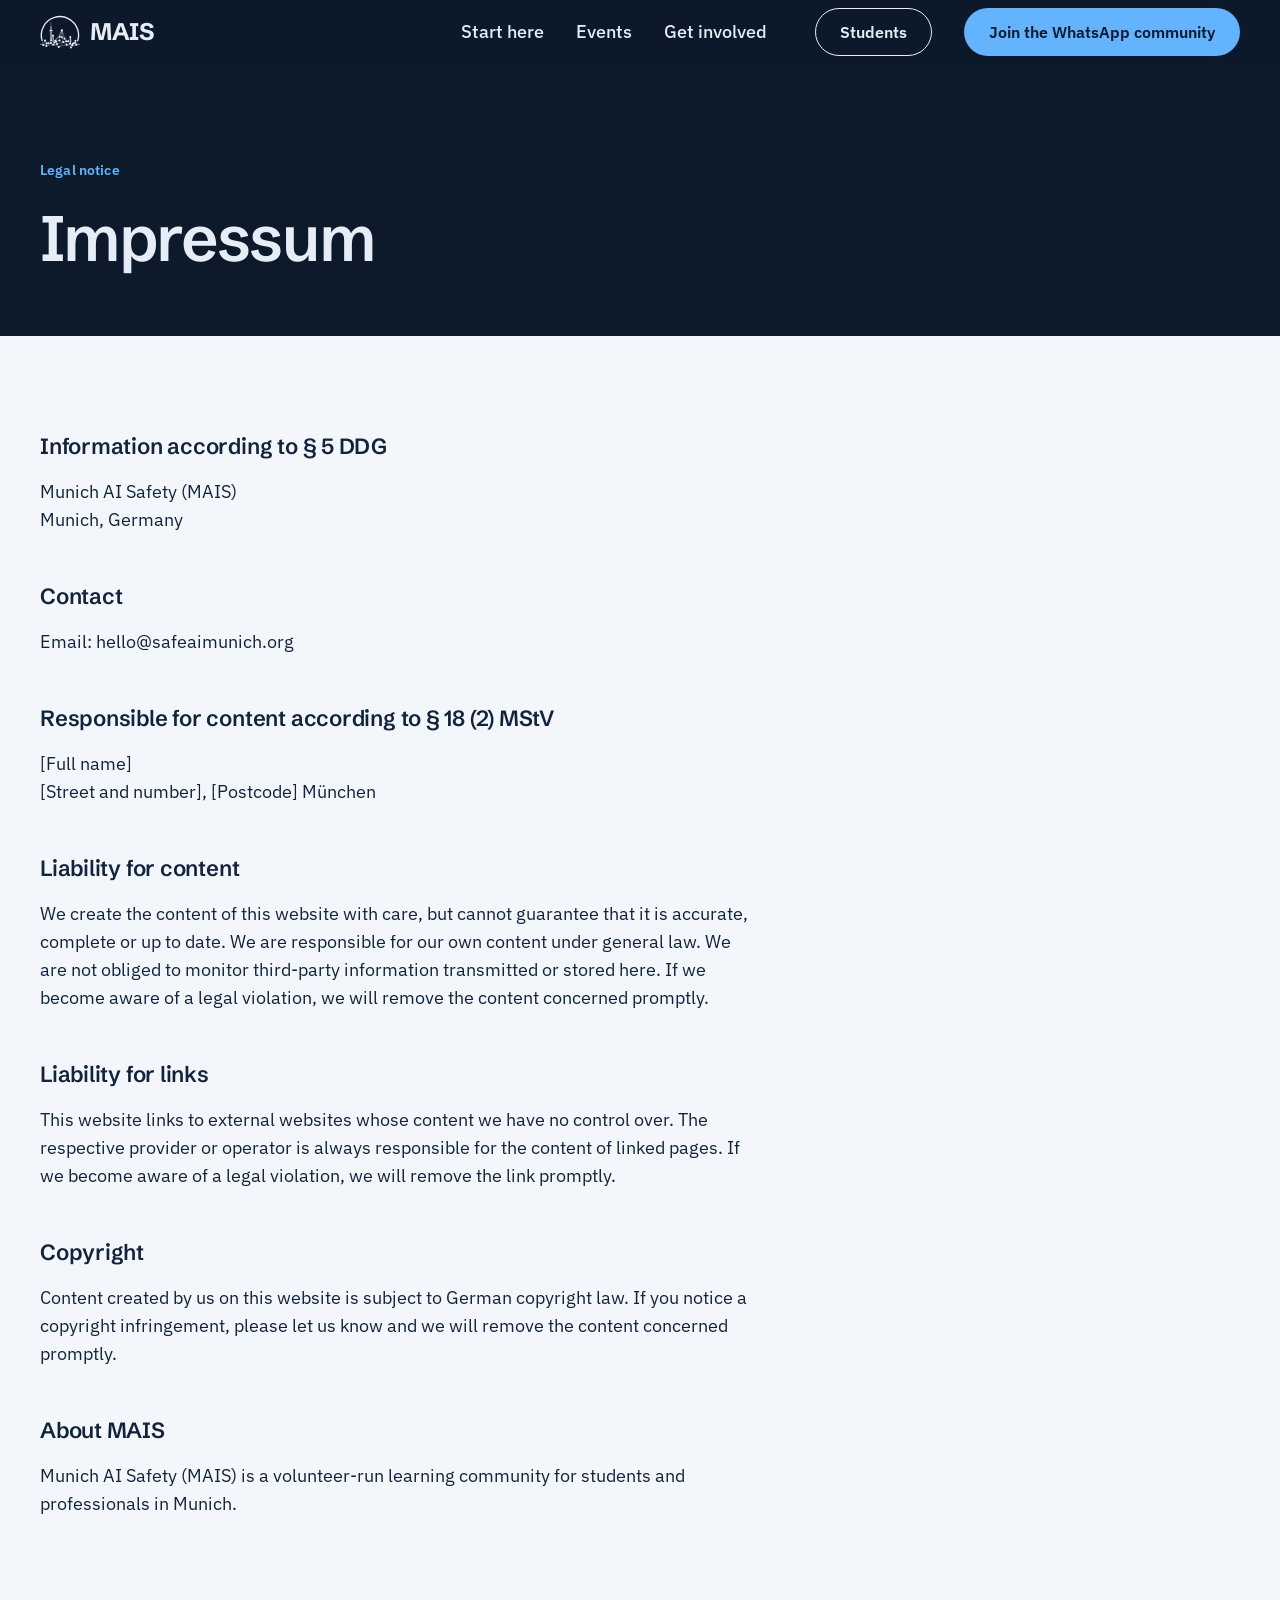
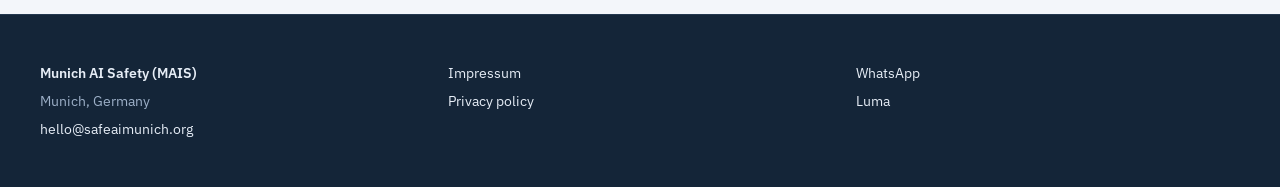
<file: impressum.html>
<!doctype html>
<html lang="en">
<head>
<meta charset="utf-8">
<meta name="viewport" content="width=device-width, initial-scale=1, viewport-fit=cover">
<title>Impressum | Munich AI Safety (MAIS)</title>
<meta name="description" content="Legal notice for munichaisafety.com.">
<link rel="canonical" href="https://munichaisafety.com/impressum">
<meta property="og:type" content="website">
<meta property="og:site_name" content="Munich AI Safety (MAIS)">
<meta property="og:title" content="Impressum | Munich AI Safety (MAIS)">
<meta property="og:description" content="Legal notice for munichaisafety.com.">
<meta property="og:url" content="https://munichaisafety.com/impressum">
<meta property="og:image" content="https://munichaisafety.com/assets/img/og-image.png">
<meta property="og:image:width" content="1200">
<meta property="og:image:height" content="630">
<meta name="twitter:card" content="summary_large_image">
<meta name="color-scheme" content="light">
<link rel="preload" href="assets/fonts/schibsted-grotesk-latin-wght-normal.woff2" as="font" type="font/woff2" crossorigin>
<link rel="preload" href="assets/fonts/ibm-plex-sans-latin-wght-normal.woff2" as="font" type="font/woff2" crossorigin>
<link rel="stylesheet" href="assets/css/tokens.css">
<link rel="stylesheet" href="assets/css/site.css">
<!-- Analytics: paste the GoatCounter snippet here once the account exists (see README.md). -->
</head>
<body>
<a class="skip-link" href="#main">Skip to content</a>

<header class="site-header" data-theme="dark">
  <div class="container site-header__inner">
    <a class="site-header__logo" href="/" aria-label="Munich AI Safety, home"><canvas class="site-header__mark" data-mais-logo aria-hidden="true"></canvas><span>MAIS</span></a>
    <nav class="site-header__nav" aria-label="Site">
      <a href="/#paths">Start here</a>
      <a href="/#events">Events</a>
      <a href="/#volunteer">Get involved</a>
    </nav>
    <a class="btn btn-secondary" href="/student-initiative/">Students</a>
    <a class="btn btn-primary" href="/join"><span class="label-long">Join the WhatsApp community</span><span class="label-short">Join us</span></a>
  </div>
</header>

<main id="main">

  <section class="page-hero" data-theme="dark" aria-labelledby="hero-title">
    <div class="container">
      <div class="page-hero__inner">
        <p class="eyebrow page-hero__eyebrow">Legal notice</p>
        <h1 id="hero-title" class="display">Impressum</h1>
      </div>
    </div>
  </section>
  <section class="section">
    <div class="container">
      <div class="prose body">
        
        <h2>Information according to § 5 DDG</h2>
        <address>
          Munich AI Safety (MAIS)<br>
          Munich, Germany
        </address>
        <h2>Contact</h2>
        <p>Email: hello@safeaimunich.org</p>
        <h2>Responsible for content according to § 18 (2) MStV</h2>
        <!-- TODO before launch: German law requires a real name and a postal
             address where you can be reached (no PO box), both here and in the
             § 5 DDG block above. If MAIS is a registered association (e.V.),
             add the board members who represent it and the register court and
             number (e.g. Amtsgericht München, VR 12345). -->
        <p>[Full name]<br>[Street and number], [Postcode] München</p>
        <h2>Liability for content</h2>
        <p>We create the content of this website with care, but cannot guarantee that it is accurate, complete or up to date. We are responsible for our own content under general law. We are not obliged to monitor third-party information transmitted or stored here. If we become aware of a legal violation, we will remove the content concerned promptly.</p>
        <h2>Liability for links</h2>
        <p>This website links to external websites whose content we have no control over. The respective provider or operator is always responsible for the content of linked pages. If we become aware of a legal violation, we will remove the link promptly.</p>
        <h2>Copyright</h2>
        <p>Content created by us on this website is subject to German copyright law. If you notice a copyright infringement, please let us know and we will remove the content concerned promptly.</p>
        <h2>About MAIS</h2>
        <p>Munich AI Safety (MAIS) is a volunteer-run learning community for students and professionals in Munich.</p>
      </div>
    </div>
  </section>

</main>

<footer class="site-footer" data-theme="dark">
  <div class="container site-footer__grid">
    <div class="site-footer__col">
      <p class="site-footer__name">Munich AI Safety (MAIS)</p>
      <p>Munich, Germany</p>
      <a href="mailto:hello@safeaimunich.org">hello@safeaimunich.org</a>
    </div>
    <nav class="site-footer__col" aria-label="Legal">
      <a href="/impressum">Impressum</a>
      <a href="/privacy">Privacy policy</a>
    </nav>
    <nav class="site-footer__col" aria-label="Elsewhere">
      <a href="/join">WhatsApp</a>
      <a href="https://luma.com/cal-iQKye42k20Y8pAv" target="_blank" rel="noopener" data-goatcounter-click="luma-footer">Luma</a>
    </nav>
  </div>
</footer>
<script src="assets/js/mais-net.js" defer></script>
</body>
</html>
</file>
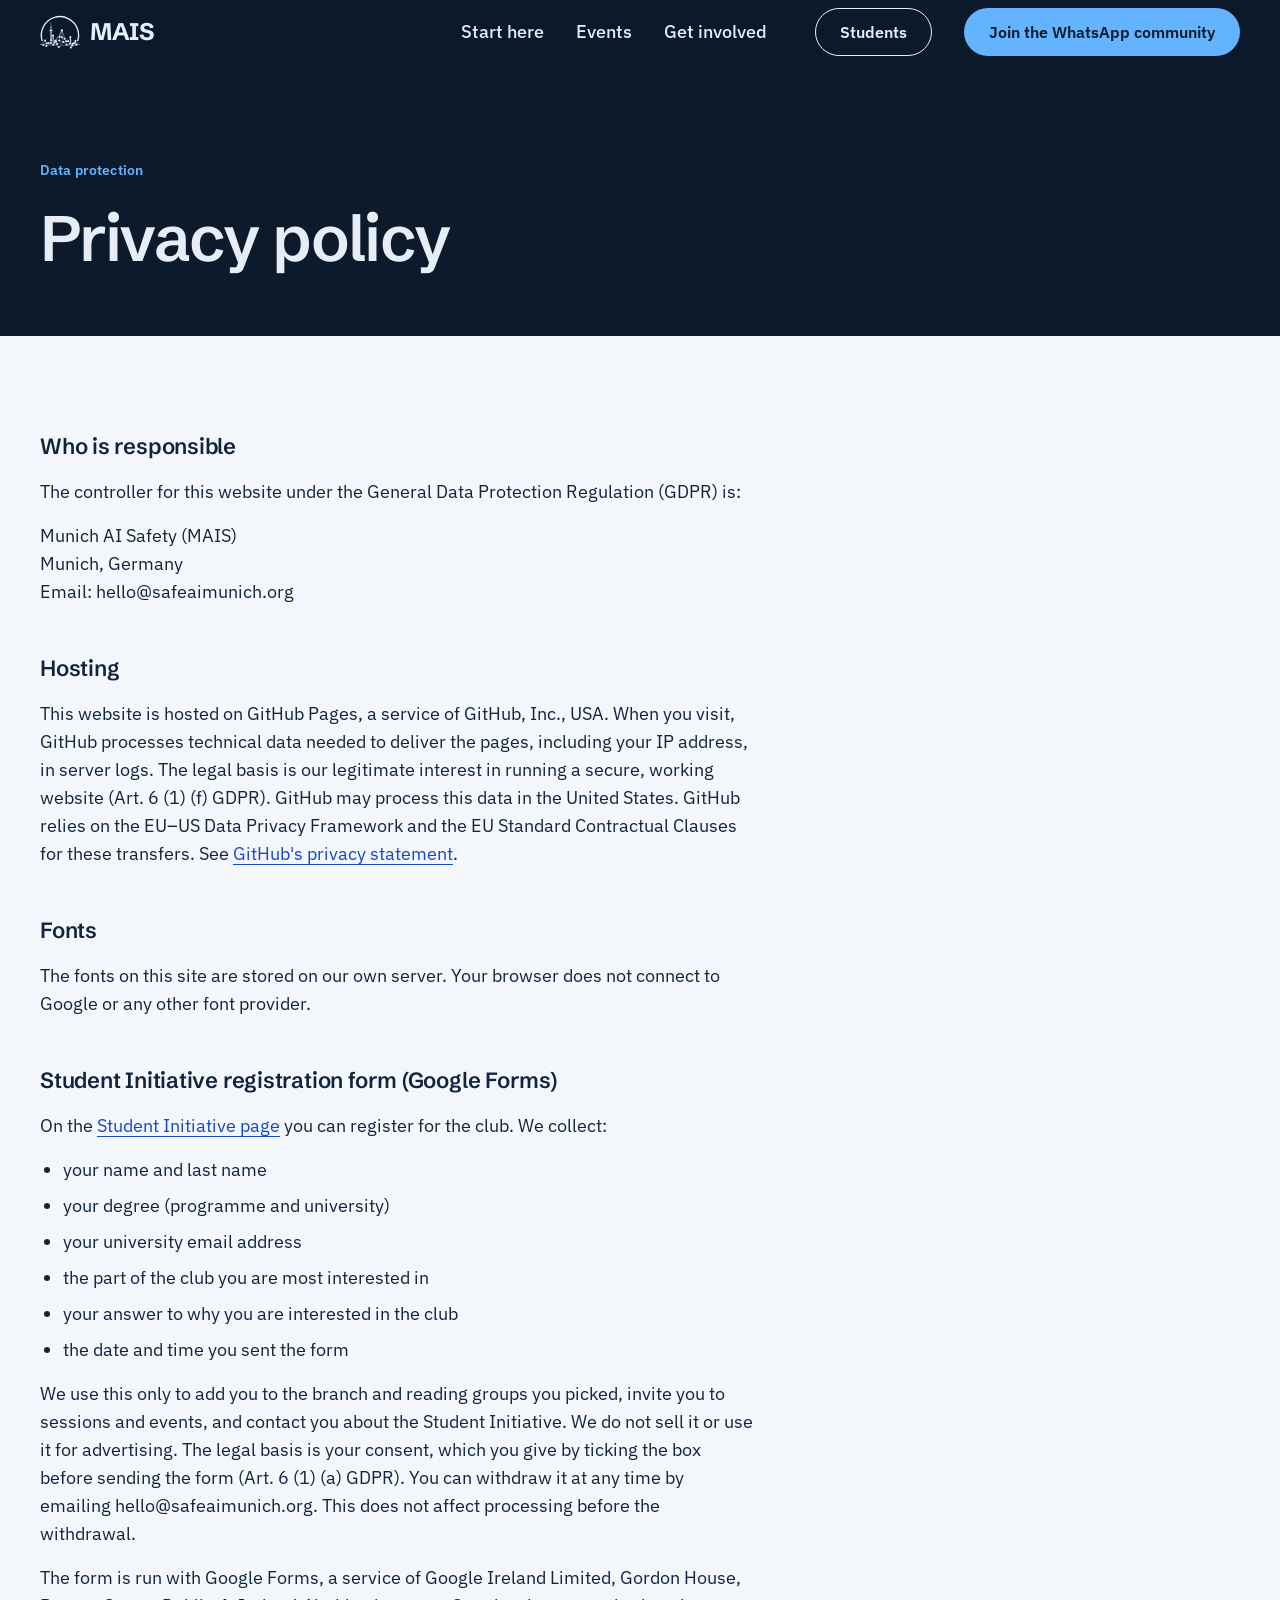
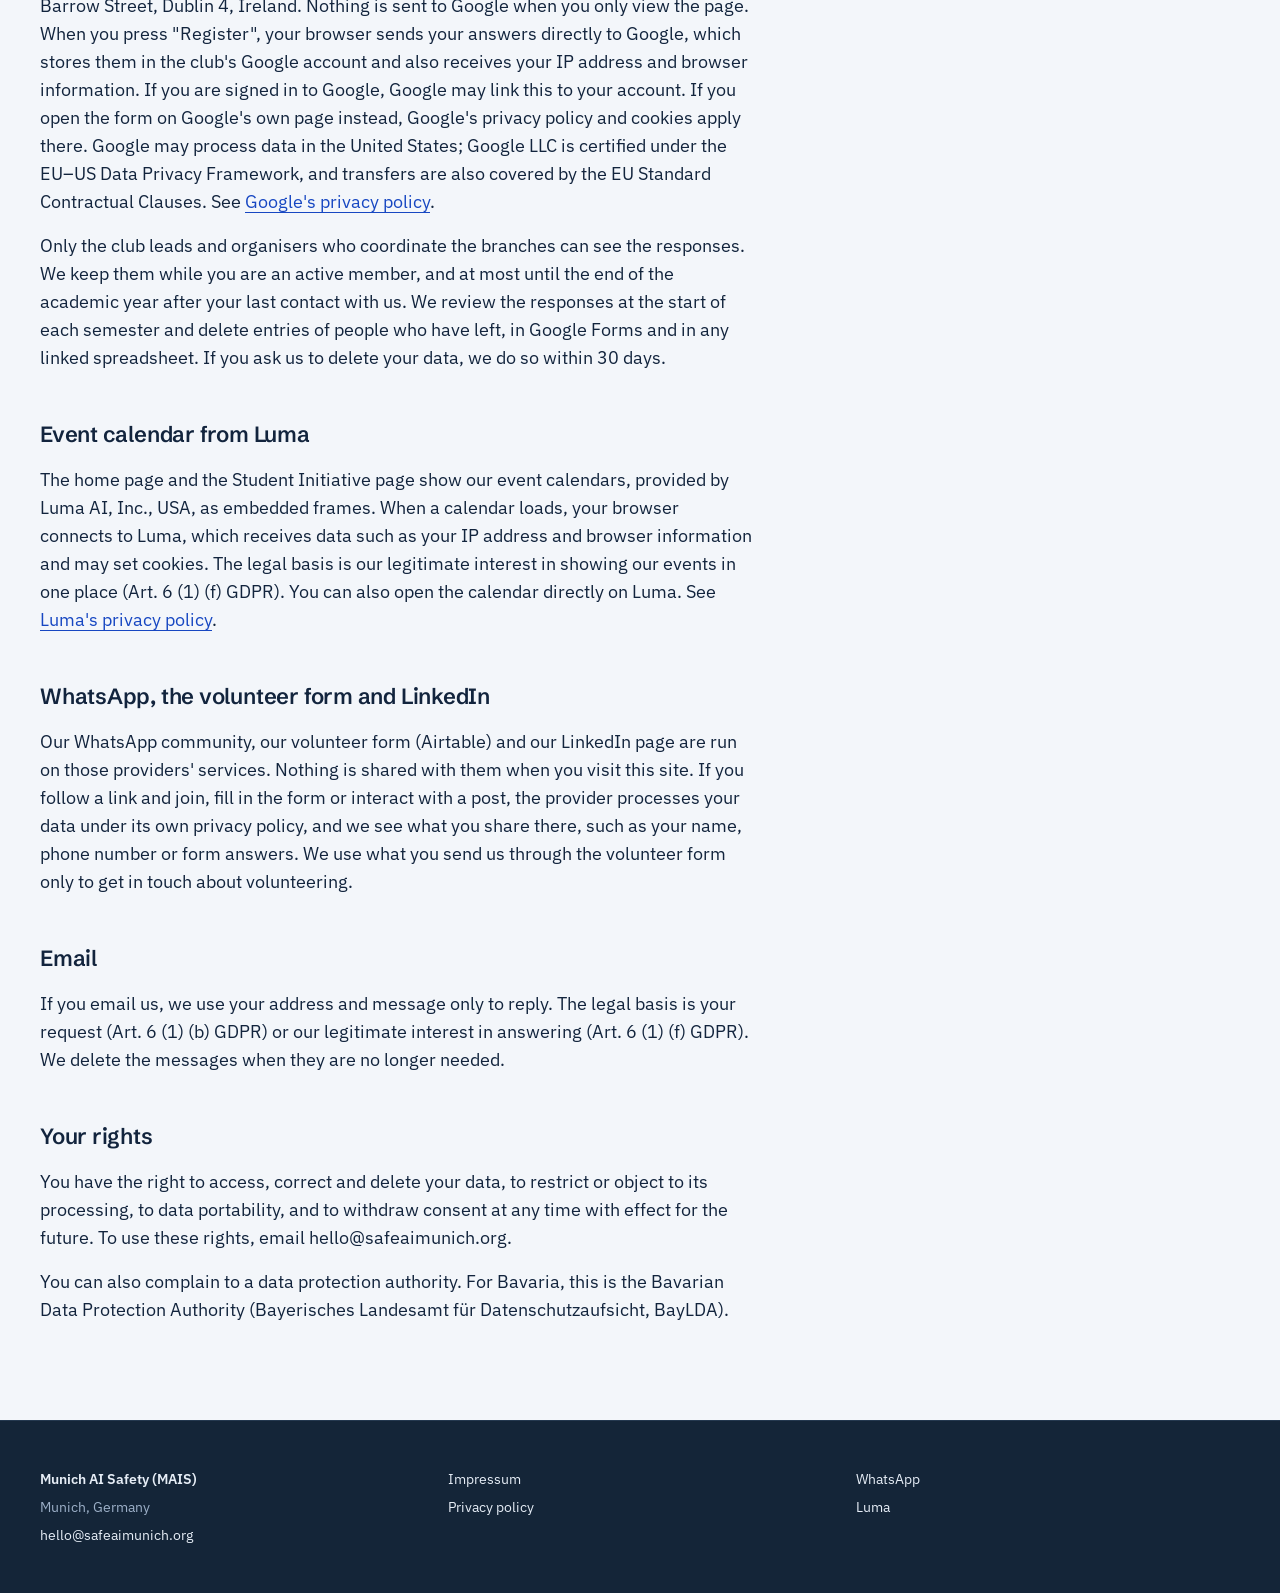
<file: privacy.html>
<!doctype html>
<html lang="en">
<head>
<meta charset="utf-8">
<meta name="viewport" content="width=device-width, initial-scale=1, viewport-fit=cover">
<title>Privacy policy | Munich AI Safety (MAIS)</title>
<meta name="description" content="How munichaisafety.com handles your data.">
<link rel="canonical" href="https://munichaisafety.com/privacy">
<meta property="og:type" content="website">
<meta property="og:site_name" content="Munich AI Safety (MAIS)">
<meta property="og:title" content="Privacy policy | Munich AI Safety (MAIS)">
<meta property="og:description" content="How munichaisafety.com handles your data.">
<meta property="og:url" content="https://munichaisafety.com/privacy">
<meta property="og:image" content="https://munichaisafety.com/assets/img/og-image.png">
<meta property="og:image:width" content="1200">
<meta property="og:image:height" content="630">
<meta name="twitter:card" content="summary_large_image">
<meta name="color-scheme" content="light">
<link rel="preload" href="assets/fonts/schibsted-grotesk-latin-wght-normal.woff2" as="font" type="font/woff2" crossorigin>
<link rel="preload" href="assets/fonts/ibm-plex-sans-latin-wght-normal.woff2" as="font" type="font/woff2" crossorigin>
<link rel="stylesheet" href="assets/css/tokens.css">
<link rel="stylesheet" href="assets/css/site.css">
<!-- Analytics: paste the GoatCounter snippet here once the account exists (see README.md). -->
</head>
<body>
<a class="skip-link" href="#main">Skip to content</a>

<header class="site-header" data-theme="dark">
  <div class="container site-header__inner">
    <a class="site-header__logo" href="/" aria-label="Munich AI Safety, home"><canvas class="site-header__mark" data-mais-logo aria-hidden="true"></canvas><span>MAIS</span></a>
    <nav class="site-header__nav" aria-label="Site">
      <a href="/#paths">Start here</a>
      <a href="/#events">Events</a>
      <a href="/#volunteer">Get involved</a>
    </nav>
    <a class="btn btn-secondary" href="/student-initiative/">Students</a>
    <a class="btn btn-primary" href="/join"><span class="label-long">Join the WhatsApp community</span><span class="label-short">Join us</span></a>
  </div>
</header>

<main id="main">

  <section class="page-hero" data-theme="dark" aria-labelledby="hero-title">
    <div class="container">
      <div class="page-hero__inner">
        <p class="eyebrow page-hero__eyebrow">Data protection</p>
        <h1 id="hero-title" class="display">Privacy policy</h1>
      </div>
    </div>
  </section>
  <section class="section">
    <div class="container">
      <div class="prose body">
        <h2>Who is responsible</h2>
        <p>The controller for this website under the General Data Protection Regulation (GDPR) is:</p>
        <address>
          Munich AI Safety (MAIS)<br>
          Munich, Germany<br>
          Email: hello@safeaimunich.org
        </address>
        <h2>Hosting</h2>
        <p>This website is hosted on GitHub Pages, a service of GitHub, Inc., USA. When you visit, GitHub processes technical data needed to deliver the pages, including your IP address, in server logs. The legal basis is our legitimate interest in running a secure, working website (Art. 6 (1) (f) GDPR). GitHub may process this data in the United States. GitHub relies on the EU–US Data Privacy Framework and the EU Standard Contractual Clauses for these transfers. See <a href="https://docs.github.com/en/site-policy/privacy-policies/github-general-privacy-statement" target="_blank" rel="noopener">GitHub's privacy statement</a>.</p>
        <h2>Fonts</h2>
        <p>The fonts on this site are stored on our own server. Your browser does not connect to Google or any other font provider.</p>
        <h2>Student Initiative registration form (Google Forms)</h2>
        <p>On the <a href="/student-initiative/#register">Student Initiative page</a> you can register for the club. We collect:</p>
        <ul>
          <li>your name and last name</li>
          <li>your degree (programme and university)</li>
          <li>your university email address</li>
          <li>the part of the club you are most interested in</li>
          <li>your answer to why you are interested in the club</li>
          <li>the date and time you sent the form</li>
        </ul>
        <p>We use this only to add you to the branch and reading groups you picked, invite you to sessions and events, and contact you about the Student Initiative. We do not sell it or use it for advertising. The legal basis is your consent, which you give by ticking the box before sending the form (Art. 6 (1) (a) GDPR). You can withdraw it at any time by emailing hello@safeaimunich.org. This does not affect processing before the withdrawal.</p>
        <p>The form is run with Google Forms, a service of Google Ireland Limited, Gordon House, Barrow Street, Dublin 4, Ireland. Nothing is sent to Google when you only view the page. When you press "Register", your browser sends your answers directly to Google, which stores them in the club's Google account and also receives your IP address and browser information. If you are signed in to Google, Google may link this to your account. If you open the form on Google's own page instead, Google's privacy policy and cookies apply there. Google may process data in the United States; Google LLC is certified under the EU–US Data Privacy Framework, and transfers are also covered by the EU Standard Contractual Clauses. See <a href="https://policies.google.com/privacy" target="_blank" rel="noopener">Google's privacy policy</a>.</p>
        <p>Only the club leads and organisers who coordinate the branches can see the responses. We keep them while you are an active member, and at most until the end of the academic year after your last contact with us. We review the responses at the start of each semester and delete entries of people who have left, in Google Forms and in any linked spreadsheet. If you ask us to delete your data, we do so within 30 days.</p>
        <h2>Event calendar from Luma</h2>
        <p>The home page and the Student Initiative page show our event calendars, provided by Luma AI, Inc., USA, as embedded frames. When a calendar loads, your browser connects to Luma, which receives data such as your IP address and browser information and may set cookies. The legal basis is our legitimate interest in showing our events in one place (Art. 6 (1) (f) GDPR). You can also open the calendar directly on Luma. See <a href="https://luma.com/privacy-policy" target="_blank" rel="noopener">Luma's privacy policy</a>.</p>
        <h2>WhatsApp, the volunteer form and LinkedIn</h2>
        <p>Our WhatsApp community, our volunteer form (Airtable) and our LinkedIn page are run on those providers' services. Nothing is shared with them when you visit this site. If you follow a link and join, fill in the form or interact with a post, the provider processes your data under its own privacy policy, and we see what you share there, such as your name, phone number or form answers. We use what you send us through the volunteer form only to get in touch about volunteering.</p>
        <h2>Email</h2>
        <p>If you email us, we use your address and message only to reply. The legal basis is your request (Art. 6 (1) (b) GDPR) or our legitimate interest in answering (Art. 6 (1) (f) GDPR). We delete the messages when they are no longer needed.</p>
        <h2>Your rights</h2>
        <p>You have the right to access, correct and delete your data, to restrict or object to its processing, to data portability, and to withdraw consent at any time with effect for the future. To use these rights, email hello@safeaimunich.org.</p>
        <p>You can also complain to a data protection authority. For Bavaria, this is the Bavarian Data Protection Authority (Bayerisches Landesamt für Datenschutzaufsicht, BayLDA).</p>
      </div>
    </div>
  </section>

</main>

<footer class="site-footer" data-theme="dark">
  <div class="container site-footer__grid">
    <div class="site-footer__col">
      <p class="site-footer__name">Munich AI Safety (MAIS)</p>
      <p>Munich, Germany</p>
      <a href="mailto:hello@safeaimunich.org">hello@safeaimunich.org</a>
    </div>
    <nav class="site-footer__col" aria-label="Legal">
      <a href="/impressum">Impressum</a>
      <a href="/privacy">Privacy policy</a>
    </nav>
    <nav class="site-footer__col" aria-label="Elsewhere">
      <a href="/join">WhatsApp</a>
      <a href="https://luma.com/cal-iQKye42k20Y8pAv" target="_blank" rel="noopener" data-goatcounter-click="luma-footer">Luma</a>
    </nav>
  </div>
</footer>
<script src="assets/js/mais-net.js" defer></script>
</body>
</html>
</file>
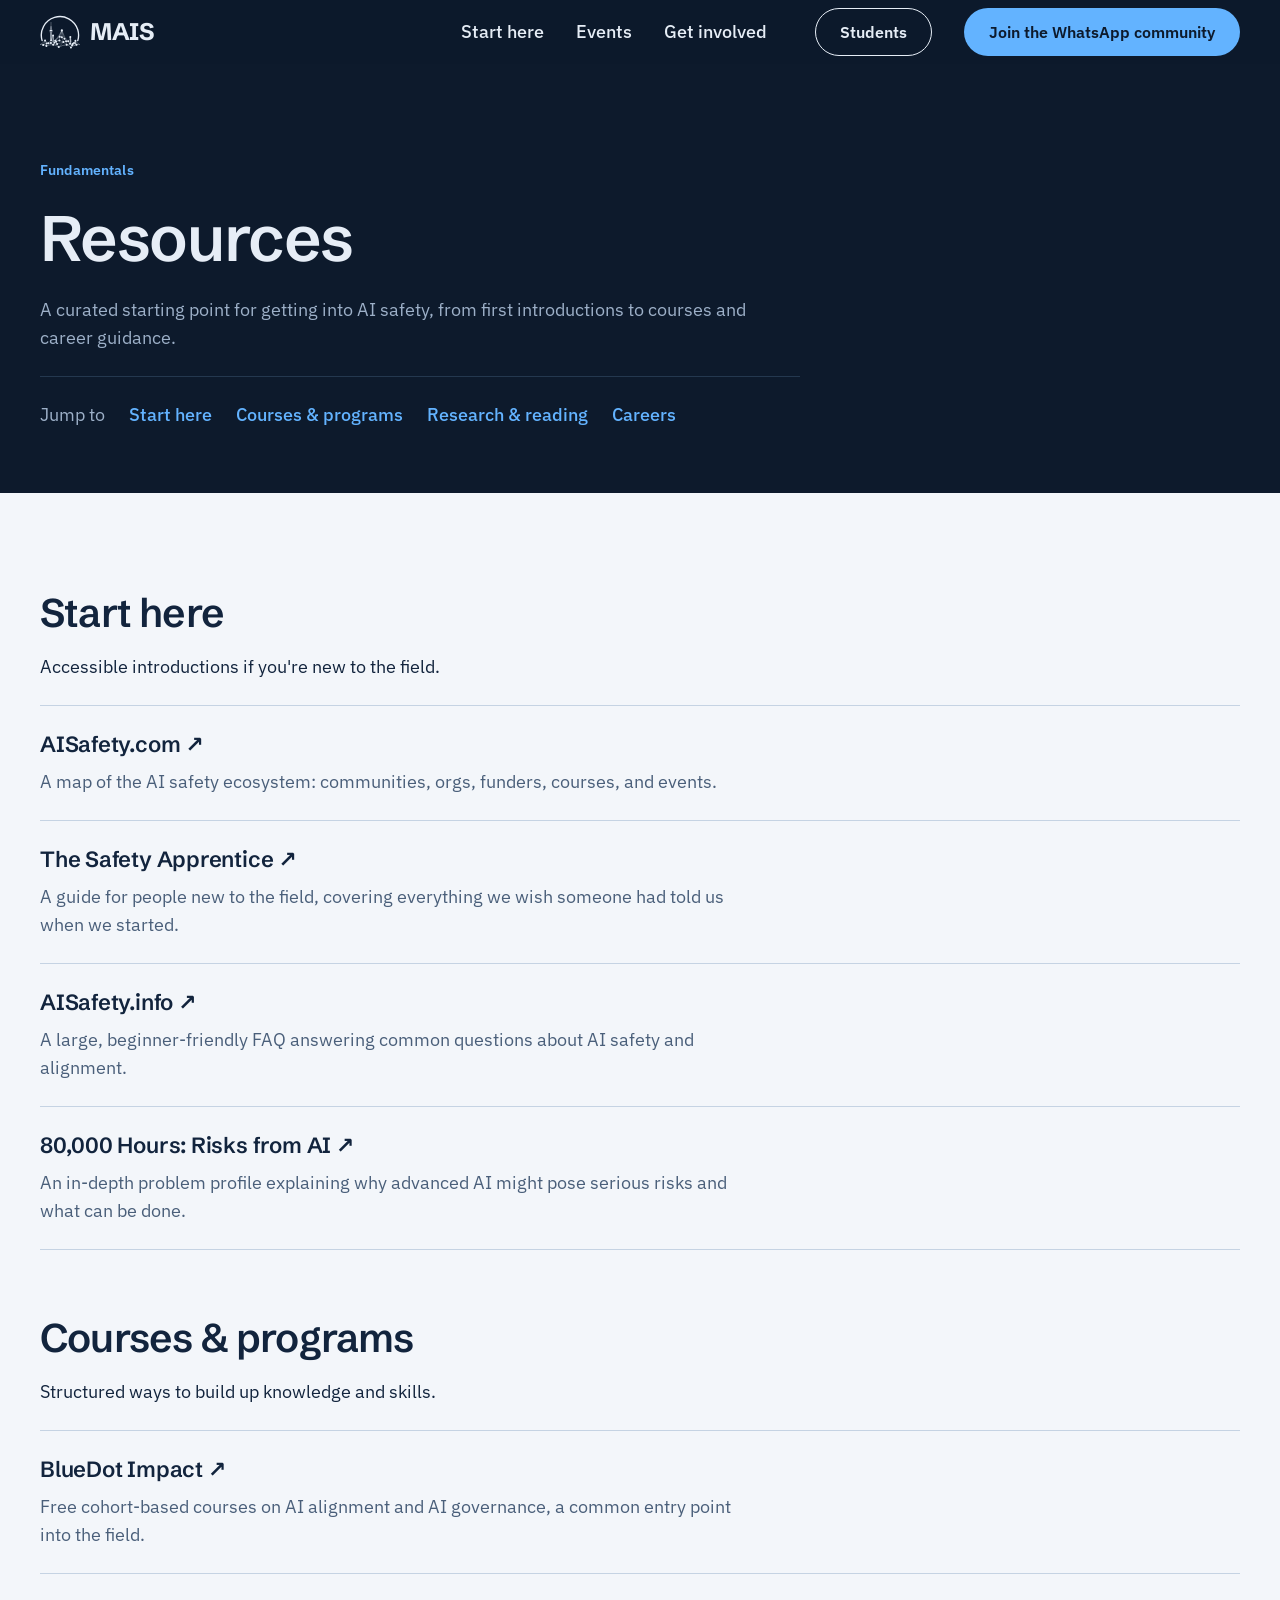
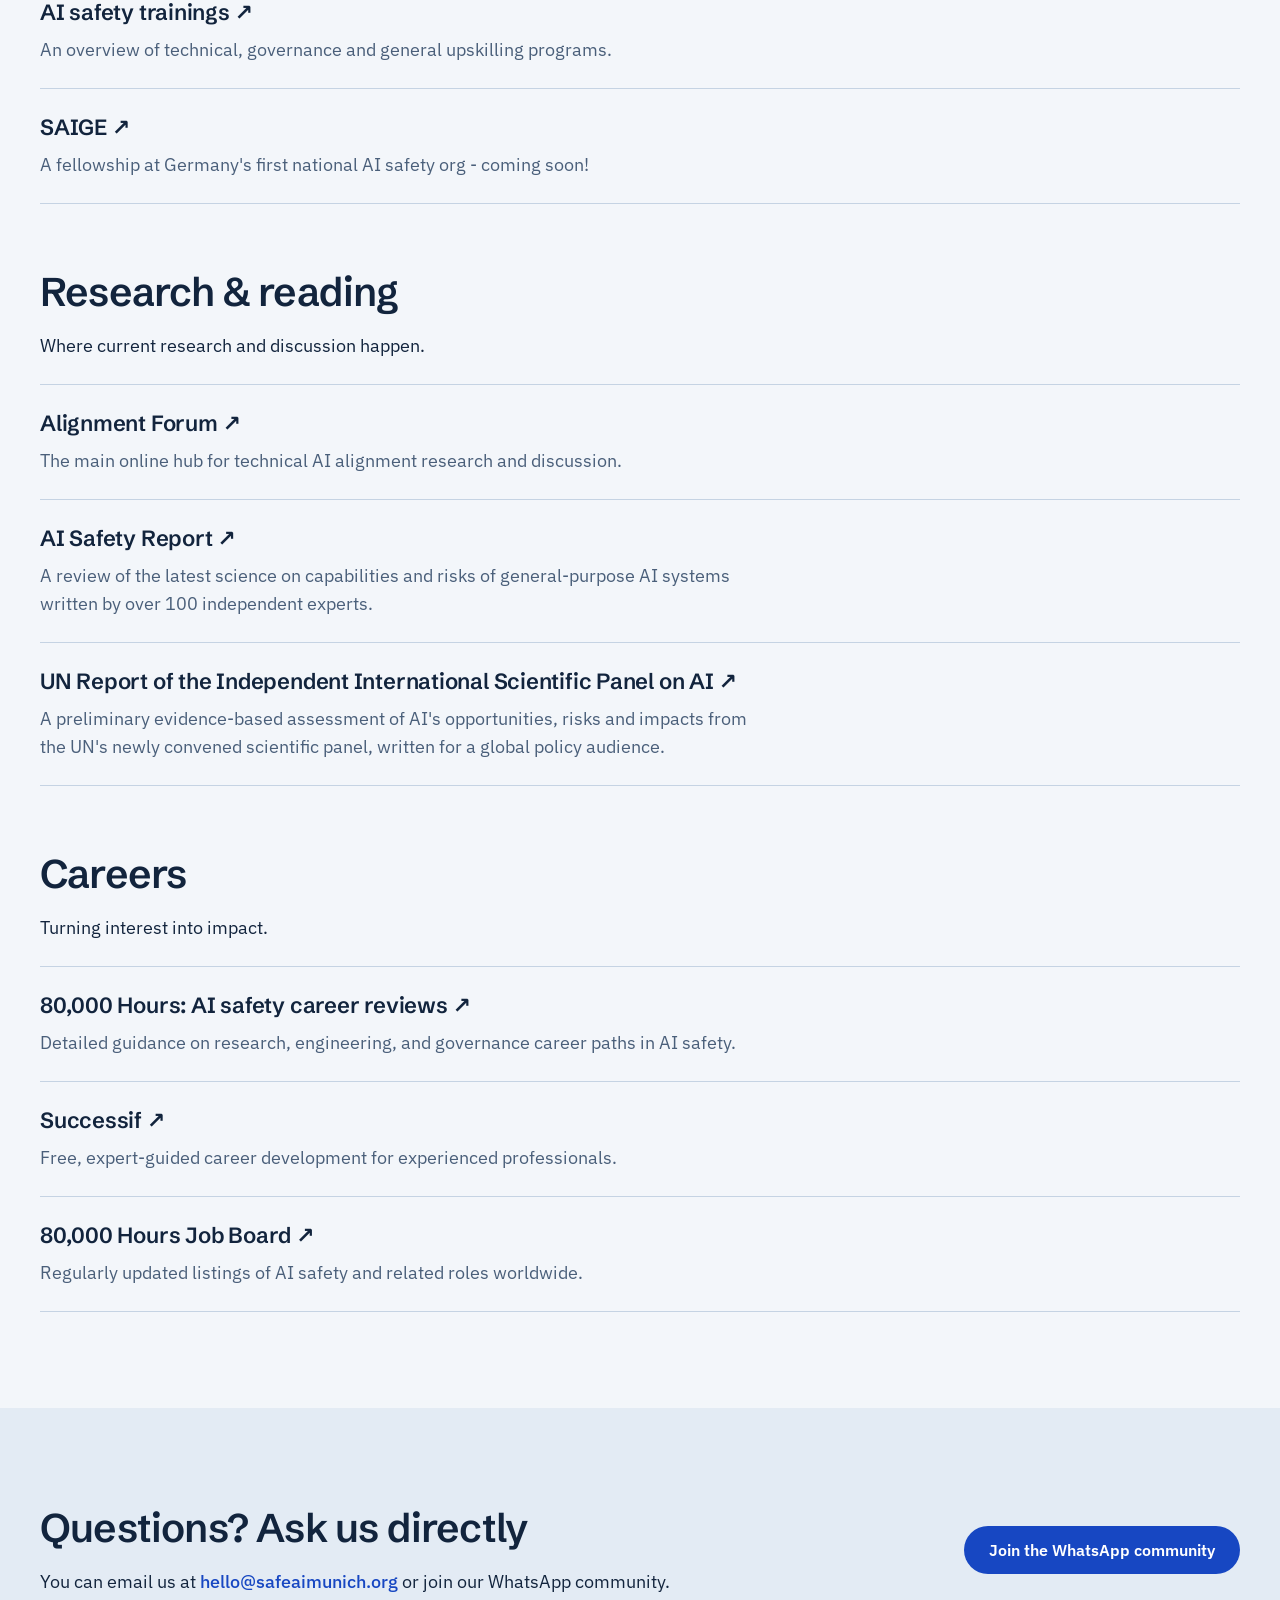
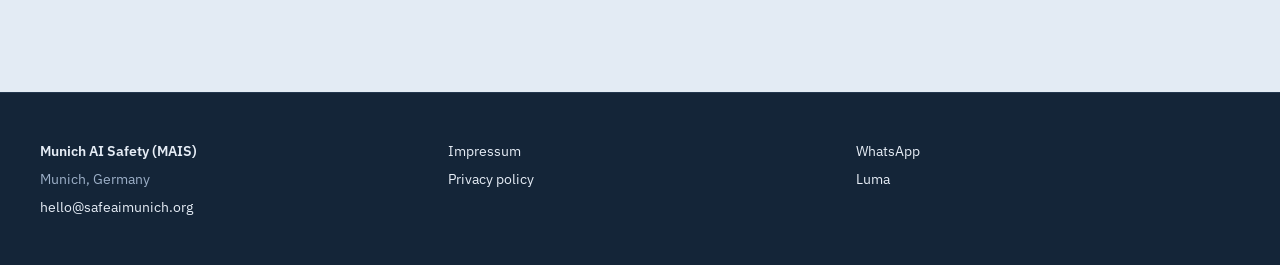
<file: resources.html>
<!doctype html>
<html lang="en">
<head>
<meta charset="utf-8">
<meta name="viewport" content="width=device-width, initial-scale=1, viewport-fit=cover">
<title>Resources | Munich AI Safety (MAIS)</title>
<meta name="description" content="A curated list of introductions, courses, research hubs and career resources for getting into AI safety.">
<link rel="canonical" href="https://munichaisafety.com/resources">
<meta property="og:type" content="website">
<meta property="og:site_name" content="Munich AI Safety (MAIS)">
<meta property="og:title" content="Resources | Munich AI Safety (MAIS)">
<meta property="og:description" content="A curated list of introductions, courses, research hubs and career resources for getting into AI safety.">
<meta property="og:url" content="https://munichaisafety.com/resources">
<meta property="og:image" content="https://munichaisafety.com/assets/img/og-image.png">
<meta property="og:image:width" content="1200">
<meta property="og:image:height" content="630">
<meta name="twitter:card" content="summary_large_image">
<meta name="color-scheme" content="light">
<link rel="preload" href="assets/fonts/schibsted-grotesk-latin-wght-normal.woff2" as="font" type="font/woff2" crossorigin>
<link rel="preload" href="assets/fonts/ibm-plex-sans-latin-wght-normal.woff2" as="font" type="font/woff2" crossorigin>
<link rel="stylesheet" href="assets/css/tokens.css">
<link rel="stylesheet" href="assets/css/site.css">
<!-- Analytics: paste the GoatCounter snippet here once the account exists (see README.md). -->
</head>
<body>
<a class="skip-link" href="#main">Skip to content</a>

<header class="site-header" data-theme="dark">
  <div class="container site-header__inner">
    <a class="site-header__logo" href="/" aria-label="Munich AI Safety, home"><canvas class="site-header__mark" data-mais-logo aria-hidden="true"></canvas><span>MAIS</span></a>
    <nav class="site-header__nav" aria-label="Site">
      <a href="/#paths">Start here</a>
      <a href="/#events">Events</a>
      <a href="/#volunteer">Get involved</a>
    </nav>
    <a class="btn btn-secondary" href="/student-initiative/">Students</a>
    <a class="btn btn-primary" href="/join"><span class="label-long">Join the WhatsApp community</span><span class="label-short">Join us</span></a>
  </div>
</header>

<main id="main">

  <section class="page-hero" data-theme="dark" aria-labelledby="hero-title">
    <div class="container">
      <div class="page-hero__inner">
        <p class="eyebrow page-hero__eyebrow">Fundamentals</p>
        <h1 id="hero-title" class="display">Resources</h1>
        <p class="body page-hero__sub">A curated starting point for getting into AI safety, from first introductions to courses and career guidance.</p>
        <nav class="jump" aria-label="On this page">
          <span class="jump__label">Jump to</span>
          <a class="text-link" href="#start-here">Start here</a>
          <a class="text-link" href="#courses">Courses &amp; programs</a>
          <a class="text-link" href="#research">Research &amp; reading</a>
          <a class="text-link" href="#careers">Careers</a>
        </nav>
      </div>
    </div>
  </section>

  <section class="section" aria-label="Resource list">
    <div class="container">

      <!-- TO ADD A RESOURCE, copy one <li class="reading"> block into the right list. -->

      <section class="resource-group" id="start-here" aria-labelledby="start-here-title">
        <div class="section-head">
          <h2 id="start-here-title" class="h2">Start here</h2>
          <p class="body">Accessible introductions if you're new to the field.</p>
        </div>
        <ul class="readings readings--plain">
          <li class="reading">
            <h3 class="h3 reading__title"><a href="https://www.aisafety.com" target="_blank" rel="noopener">AISafety.com <span aria-hidden="true">↗</span><span class="visually-hidden"> (opens in a new tab)</span></a></h3>
            <p class="body reading__meta">A map of the AI safety ecosystem: communities, orgs, funders, courses, and events.</p>
          </li>
          <li class="reading">
            <h3 class="h3 reading__title"><a href="https://safetyapprentice.com/" target="_blank" rel="noopener">The Safety Apprentice <span aria-hidden="true">↗</span><span class="visually-hidden"> (opens in a new tab)</span></a></h3>
            <p class="body reading__meta">A guide for people new to the field, covering everything we wish someone had told us when we started.</p>
          </li>
          <li class="reading">
            <h3 class="h3 reading__title"><a href="https://aisafety.info" target="_blank" rel="noopener">AISafety.info <span aria-hidden="true">↗</span><span class="visually-hidden"> (opens in a new tab)</span></a></h3>
            <p class="body reading__meta">A large, beginner-friendly FAQ answering common questions about AI safety and alignment.</p>
          </li>
          <li class="reading">
            <h3 class="h3 reading__title"><a href="https://80000hours.org/problem-profiles/artificial-intelligence/" target="_blank" rel="noopener">80,000 Hours: Risks from AI <span aria-hidden="true">↗</span><span class="visually-hidden"> (opens in a new tab)</span></a></h3>
            <p class="body reading__meta">An in-depth problem profile explaining why advanced AI might pose serious risks and what can be done.</p>
          </li>
        </ul>
      </section>

      <section class="resource-group" id="courses" aria-labelledby="courses-title">
        <div class="section-head">
          <h2 id="courses-title" class="h2">Courses &amp; programs</h2>
          <p class="body">Structured ways to build up knowledge and skills.</p>
        </div>
        <ul class="readings readings--plain">
          <li class="reading">
            <h3 class="h3 reading__title"><a href="https://aisafetyfundamentals.com" target="_blank" rel="noopener">BlueDot Impact <span aria-hidden="true">↗</span><span class="visually-hidden"> (opens in a new tab)</span></a></h3>
            <p class="body reading__meta">Free cohort-based courses on AI alignment and AI governance, a common entry point into the field.</p>
          </li>
          <li class="reading">
            <h3 class="h3 reading__title"><a href="https://aisafety.com/training" target="_blank" rel="noopener">AI safety trainings <span aria-hidden="true">↗</span><span class="visually-hidden"> (opens in a new tab)</span></a></h3>
            <p class="body reading__meta">An overview of technical, governance and general upskilling programs.</p>
          </li>
          <li class="reading">
            <h3 class="h3 reading__title"><a href="https://safeaigermany.org/" target="_blank" rel="noopener">SAIGE <span aria-hidden="true">↗</span><span class="visually-hidden"> (opens in a new tab)</span></a></h3>
            <p class="body reading__meta">A fellowship at Germany's first national AI safety org - coming soon!</p>
          </li>
        </ul>
      </section>

      <section class="resource-group" id="research" aria-labelledby="research-title">
        <div class="section-head">
          <h2 id="research-title" class="h2">Research &amp; reading</h2>
          <p class="body">Where current research and discussion happen.</p>
        </div>
        <ul class="readings readings--plain">
          <li class="reading">
            <h3 class="h3 reading__title"><a href="https://www.alignmentforum.org" target="_blank" rel="noopener">Alignment Forum <span aria-hidden="true">↗</span><span class="visually-hidden"> (opens in a new tab)</span></a></h3>
            <p class="body reading__meta">The main online hub for technical AI alignment research and discussion.</p>
          </li>
          <li class="reading">
            <h3 class="h3 reading__title"><a href="https://internationalaisafetyreport.org/" target="_blank" rel="noopener">AI Safety Report <span aria-hidden="true">↗</span><span class="visually-hidden"> (opens in a new tab)</span></a></h3>
            <p class="body reading__meta">A review of the latest science on capabilities and risks of general-purpose AI systems written by over 100 independent experts.</p>
          </li>
          <li class="reading">
            <h3 class="h3 reading__title"><a href="https://www.un.org/independent-international-scientific-panel-ai/en/preliminary-report" target="_blank" rel="noopener">UN Report of the Independent International Scientific Panel on AI <span aria-hidden="true">↗</span><span class="visually-hidden"> (opens in a new tab)</span></a></h3>
            <p class="body reading__meta">A preliminary evidence-based assessment of AI's opportunities, risks and impacts from the UN's newly convened scientific panel, written for a global policy audience.</p>
          </li>
        </ul>
      </section>

      <section class="resource-group" id="careers" aria-labelledby="careers-title">
        <div class="section-head">
          <h2 id="careers-title" class="h2">Careers</h2>
          <p class="body">Turning interest into impact.</p>
        </div>
        <ul class="readings readings--plain">
          <li class="reading">
            <h3 class="h3 reading__title"><a href="https://80000hours.org/career-reviews/" target="_blank" rel="noopener">80,000 Hours: AI safety career reviews <span aria-hidden="true">↗</span><span class="visually-hidden"> (opens in a new tab)</span></a></h3>
            <p class="body reading__meta">Detailed guidance on research, engineering, and governance career paths in AI safety.</p>
          </li>
          <li class="reading">
            <h3 class="h3 reading__title"><a href="https://www.successif.org/" target="_blank" rel="noopener">Successif <span aria-hidden="true">↗</span><span class="visually-hidden"> (opens in a new tab)</span></a></h3>
            <p class="body reading__meta">Free, expert-guided career development for experienced professionals.</p>
          </li>
          <li class="reading">
            <h3 class="h3 reading__title"><a href="https://jobs.80000hours.org" target="_blank" rel="noopener">80,000 Hours Job Board <span aria-hidden="true">↗</span><span class="visually-hidden"> (opens in a new tab)</span></a></h3>
            <p class="body reading__meta">Regularly updated listings of AI safety and related roles worldwide.</p>
          </li>
        </ul>
      </section>

    </div>
  </section>

  <section class="section section--surface" aria-labelledby="questions-title">
    <div class="container">
      <div class="events-band">
        <div class="section-head">
          <h2 id="questions-title" class="h2">Questions? Ask us directly</h2>
          <p class="body">You can email us at <a class="text-link" href="mailto:hello@safeaimunich.org">hello@safeaimunich.org</a> or join our WhatsApp community.</p>
        </div>
        <div class="events-band__actions">
          <a class="btn btn-primary" href="/join" data-goatcounter-click="resources-whatsapp">Join the WhatsApp community</a>
        </div>
      </div>
    </div>
  </section>

</main>

<footer class="site-footer" data-theme="dark">
  <div class="container site-footer__grid">
    <div class="site-footer__col">
      <p class="site-footer__name">Munich AI Safety (MAIS)</p>
      <p>Munich, Germany</p>
      <a href="mailto:hello@safeaimunich.org">hello@safeaimunich.org</a>
    </div>
    <nav class="site-footer__col" aria-label="Legal">
      <a href="/impressum">Impressum</a>
      <a href="/privacy">Privacy policy</a>
    </nav>
    <nav class="site-footer__col" aria-label="Elsewhere">
      <a href="/join">WhatsApp</a>
      <a href="https://luma.com/cal-iQKye42k20Y8pAv" target="_blank" rel="noopener" data-goatcounter-click="luma-footer">Luma</a>
    </nav>
  </div>
</footer>

<script src="assets/js/mais-net.js" defer></script>
</body>
</html>
</file>
<file: assets/css/tokens.css>
/* MAIS tokens, generated from the design system (tokens.json). Change values there, then rebuild. */

@font-face { font-family: "Schibsted Grotesk"; src: url("../fonts/schibsted-grotesk-latin-wght-normal.woff2") format("woff2"); font-weight: 400 900; font-style: normal; font-display: swap; }
@font-face { font-family: "IBM Plex Sans"; src: url("../fonts/ibm-plex-sans-latin-wght-normal.woff2") format("woff2"); font-weight: 100 700; font-style: normal; font-display: swap; }

:root {
  --bg: #f3f6fa;
  --surface: #e3ebf4;
  --border: #c5d3e3;
  --text: #12243d;
  --muted: #4a5f7a;
  --accent: #1747c2;
  --on-accent: #ffffff;
  --accent-soft: #dde6fa;
  color-scheme: light;
  --space-1: 8px;
  --space-2: 16px;
  --space-3: 24px;
  --space-4: 32px;
  --space-6: 48px;
  --space-8: 64px;
  --space-12: 96px;
  --radius-sm: 4px;
  --radius-md: 12px;
  --radius-full: 999px;
  --fs-display: clamp(2.375rem, 1.4361rem + 4.0062vw, 4rem);
  --lh-display: clamp(2.75rem, 1.8833rem + 3.698vw, 4.25rem);
  --fs-h2: clamp(1.75rem, 1.3166rem + 1.849vw, 2.5rem);
  --lh-h2: clamp(2.25rem, 1.8166rem + 1.849vw, 3rem);
  --fs-stat: clamp(2.25rem, 1.8166rem + 1.849vw, 3rem);
  --lh-stat: clamp(2.5rem, 2.0666rem + 1.849vw, 3.25rem);
  --fs-h3: clamp(1.25rem, 1.1778rem + 0.3082vw, 1.375rem);
  --lh-h3: clamp(1.75rem, 1.6778rem + 0.3082vw, 1.875rem);
  --fs-body: clamp(1rem, 0.9278rem + 0.3082vw, 1.125rem);
  --lh-body: clamp(1.625rem, 1.5528rem + 0.3082vw, 1.75rem);
  --content-max: 1200px;
  --measure: 65ch;
  --intro-max: 640px;
  --gutter-desktop: 24px;
  --gutter-tablet: 20px;
  --gutter-mobile: 16px;
  --margin-mobile: 20px;
  --bp-tablet: 640px;
  --bp-desktop: 1024px;
  --header-height: 64px;
  --header-blur: 12px;
  --hero-height: 80vh;
  --touch-min: 48px;
  --logo-h-desktop: 32px;
  --logo-h-mobile: 24px;
  --embed-h-desktop: 520px;
  --embed-h-mobile: 640px;
  --focus-width: 2px;
  --focus-offset: 3px;
  --net-opacity: 0.2;
  --net-opacity-mobile: 0.12;
  --fan-opacity: 0.25;
  --duration-fast: 150ms;
  --duration-base: 200ms;
  --net-loop: 20s;
  --font-display: "Schibsted Grotesk", "IBM Plex Sans", system-ui, sans-serif;
  --font-text: "IBM Plex Sans", system-ui, -apple-system, "Segoe UI", sans-serif;
}
/* The page is light. The header and the heroes carry data-theme="dark" and switch to the dark palette. */
[data-theme="dark"]:not(:root) {
  --bg: #0d1a2c;
  --surface: #142538;
  --border: #24384f;
  --text: #e6edf6;
  --muted: #9db0c8;
  --accent: #63b3ff;
  --on-accent: #0d1a2c;
  --accent-soft: #15314f;
  color-scheme: dark;
}

.display { font-family: var(--font-display); font-size: 64px; line-height: 68px; font-weight: 600; letter-spacing: -0.025em; }
.h2 { font-family: var(--font-display); font-size: 40px; line-height: 48px; font-weight: 600; letter-spacing: -0.02em; }
.stat { font-family: var(--font-display); font-size: 48px; line-height: 52px; font-weight: 600; letter-spacing: -0.02em; }
.h3 { font-family: var(--font-display); font-size: 22px; line-height: 30px; font-weight: 600; letter-spacing: -0.01em; }
.body { font-family: var(--font-text); font-size: 18px; line-height: 28px; font-weight: 400; letter-spacing: normal; }
.button { font-family: var(--font-text); font-size: 16px; line-height: 24px; font-weight: 600; letter-spacing: normal; }
.label { font-family: var(--font-text); font-size: 14px; line-height: 20px; font-weight: 600; letter-spacing: 0.01em; }
.small { font-family: var(--font-text); font-size: 14px; line-height: 20px; font-weight: 400; letter-spacing: normal; }
.display-mobile { font-family: var(--font-display); font-size: 38px; line-height: 44px; font-weight: 600; letter-spacing: -0.025em; }
.h2-mobile { font-family: var(--font-display); font-size: 28px; line-height: 36px; font-weight: 600; letter-spacing: -0.02em; }
.stat-mobile { font-family: var(--font-display); font-size: 36px; line-height: 40px; font-weight: 600; letter-spacing: -0.02em; }
.h3-mobile { font-family: var(--font-display); font-size: 20px; line-height: 28px; font-weight: 600; letter-spacing: -0.01em; }
.body-mobile { font-family: var(--font-text); font-size: 16px; line-height: 26px; font-weight: 400; letter-spacing: normal; }
</file>
<file: assets/css/site.css>
/* MAIS components for munichaisafety.com.
   Load after tokens.css. Every color, size and duration comes from a token.
   Breakpoints: 40em = 640px (tablet), 64em = 1024px (desktop). */

/* ---------- Base ---------- */
*, *::before, *::after { box-sizing: border-box; }
html { scroll-padding-top: var(--header-height); -webkit-text-size-adjust: 100%; }
body {
  margin: 0;
  background: var(--bg);
  color: var(--text);
  font-family: var(--font-text);
  font-size: var(--fs-body);
  line-height: var(--lh-body);
  -webkit-font-smoothing: antialiased;
}
h1, h2, h3, p, ul { margin: 0; }
[data-theme] { color: var(--text); }
img, svg { display: block; max-width: 100%; }

/* Fluid sizes on top of the type classes from tokens.css */
.display { font-family: var(--font-display); font-size: var(--fs-display); line-height: var(--lh-display); text-wrap: balance; }
.h2 { font-family: var(--font-display); font-size: var(--fs-h2); line-height: var(--lh-h2); text-wrap: balance; }
.stat { font-family: var(--font-display); font-size: var(--fs-stat); line-height: var(--lh-stat); }
.h3 { font-family: var(--font-display); font-size: var(--fs-h3); line-height: var(--lh-h3); }
.body { font-family: var(--font-text); font-size: var(--fs-body); line-height: var(--lh-body); max-width: var(--measure); }
.small { font-family: var(--font-text); font-size: 0.875rem; line-height: 1.25rem; }

.visually-hidden {
  position: absolute; width: 1px; height: 1px; margin: -1px; padding: 0;
  overflow: hidden; clip: rect(0 0 0 0); white-space: nowrap; border: 0;
}

/* ---------- Focus: one ring for every interactive element ---------- */
:where(a, button, summary, [tabindex]):focus-visible {
  outline: var(--focus-width) solid var(--accent);
  outline-offset: var(--focus-offset);
}

.skip-link {
  position: absolute; left: var(--space-2); top: calc(-1 * var(--space-12)); z-index: 20;
  padding: var(--space-1) var(--space-2); border-radius: var(--radius-sm);
  background: var(--text); color: var(--bg); font-weight: 600; text-decoration: none;
}
.skip-link:focus { top: var(--space-1); }

/* ---------- Layout ---------- */
.container {
  width: 100%;
  max-width: calc(var(--content-max) + 2 * var(--margin-mobile));
  margin-inline: auto;
  padding-inline: var(--margin-mobile);
}
@media (min-width: 40em) {
  .container { max-width: calc(var(--content-max) + 2 * var(--space-4)); padding-inline: var(--space-4); }
}

.grid { display: grid; grid-template-columns: repeat(4, minmax(0, 1fr)); column-gap: var(--gutter-mobile); }
@media (min-width: 40em) { .grid { grid-template-columns: repeat(8, minmax(0, 1fr)); column-gap: var(--gutter-tablet); } }
@media (min-width: 64em) { .grid { grid-template-columns: repeat(12, minmax(0, 1fr)); column-gap: var(--gutter-desktop); } }

.section { padding-block: var(--space-8); background: var(--bg); }
.section--surface { background: var(--surface); }
.section--accent-soft { background: var(--accent-soft); }
@media (min-width: 64em) { .section { padding-block: var(--space-12); } }

.section-head { display: grid; gap: var(--space-2); max-width: var(--intro-max); margin-bottom: var(--space-6); }

/* ---------- Buttons ---------- */
.btn {
  display: inline-flex; align-items: center; justify-content: center; gap: var(--space-1);
  min-height: var(--touch-min);
  padding: 0 var(--space-3);
  border: 1px solid transparent;
  border-radius: var(--radius-full);
  font-family: var(--font-text); font-size: 1rem; line-height: 1.5rem; font-weight: 600;
  text-decoration: none; text-align: center;
  cursor: pointer;
  transition: background-color var(--duration-fast) ease, color var(--duration-fast) ease, border-color var(--duration-fast) ease;
}
.btn-primary { background: var(--accent); color: var(--on-accent); }
.btn-primary:hover { background: color-mix(in srgb, var(--accent) 86%, var(--text)); }
.btn-secondary { background: transparent; color: var(--text); border-color: var(--text); }
.btn-secondary:hover { background: color-mix(in srgb, var(--text) 8%, transparent); }
.btn-block { width: 100%; }

/* Header button: short label below desktop */
.btn .label-long { display: none; }
@media (min-width: 64em) { .btn .label-long { display: inline; } .btn .label-short { display: none; } }

/* ---------- Text link ---------- */
.text-link {
  color: var(--accent);
  font-weight: 500;
  text-decoration: none;
  text-underline-offset: 0.2em;
  text-decoration-thickness: 1px;
  border-radius: var(--radius-sm);
  transition: color var(--duration-fast) ease;
}
.text-link:hover { text-decoration-line: underline; }
.text-link .arrow { display: inline-block; transition: transform var(--duration-fast) ease; }
.text-link:hover .arrow { transform: translateX(2px); }

/* ---------- Chip and labels ---------- */
.chip {
  display: inline-flex; align-items: center; align-self: flex-start;
  padding: calc(var(--space-1) / 2) calc(var(--space-1) * 1.5);
  border-radius: var(--radius-full);
  background: var(--accent); color: var(--on-accent);
  font-family: var(--font-text); font-size: 0.875rem; line-height: 1.25rem; font-weight: 600; letter-spacing: 0.01em;
}
.eyebrow {
  color: var(--muted);
  font-family: var(--font-text); font-size: 0.875rem; line-height: 1.25rem; font-weight: 600; letter-spacing: 0.01em;
}

/* ---------- Card ---------- */
.card {
  display: flex; flex-direction: column; gap: var(--space-2);
  padding: var(--space-3);
  background: var(--surface);
  border: 1px solid var(--border);
  border-radius: var(--radius-md);
  transition: border-color var(--duration-base) ease;
}
@media (min-width: 64em) { .card { padding: var(--space-4); } }
.card:hover { border-color: var(--muted); }
.card--start { border-top: 2px solid var(--accent); padding-top: calc(var(--space-3) - 1px); }
@media (min-width: 64em) { .card--start { padding-top: calc(var(--space-4) - 1px); } }
.card--start:hover { border-top-color: var(--accent); }
.card > .chip, .card > .eyebrow { min-height: 1.75rem; }
.card > .eyebrow { display: flex; align-items: center; }
.card__body { color: var(--text); }
.card__list { list-style: none; padding: 0; display: grid; gap: var(--space-1); }
.card__list li { position: relative; padding-left: var(--space-3); }
.card__list li::before {
  content: ""; position: absolute; left: 0; top: 0.8em;
  width: calc(var(--space-1) * 1.5); height: 2px; background: var(--accent);
}
.card__link { margin-top: auto; padding-top: var(--space-2); }

/* Where to start: three paths */
.paths { display: grid; grid-template-columns: minmax(0, 1fr); gap: var(--space-3); }
@media (min-width: 40em) {
  .paths { grid-template-columns: repeat(2, minmax(0, 1fr)); }
  .paths > .card--start { grid-column: 1 / -1; }
}
@media (min-width: 64em) {
  .paths { grid-template-columns: repeat(3, minmax(0, 1fr)); }
  .paths > .card--start { grid-column: auto; }
}

/* ---------- Stats (Why AI safety) ---------- */
.stats { display: grid; grid-template-columns: minmax(0, 1fr); }
.stat-block { display: grid; gap: var(--space-1); padding-block: var(--space-4); }
.stat-block + .stat-block { border-top: 1px solid var(--border); }
.stat-block:first-child { padding-top: 0; }
.stat-block:last-child { padding-bottom: 0; }
.stat-block__value { color: var(--text); }
.stat-block__desc { color: var(--text); }
.stat-block__source { color: var(--muted); margin-top: var(--space-1); }
@media (min-width: 64em) {
  .stats { grid-template-columns: repeat(3, minmax(0, 1fr)); grid-template-rows: auto auto auto; column-gap: var(--gutter-desktop); }
  .stat-block { grid-row: span 3; grid-template-rows: subgrid; padding-block: 0; }
  .stat-block + .stat-block { border-top: 0; }
  .stat-block__value { align-self: end; }
}
.stats-closing { color: var(--muted); margin-top: var(--space-6); max-width: none; }

/* ---------- Next-event strip ---------- */
.next-event {
  display: inline-flex; flex-wrap: wrap; align-items: baseline; column-gap: var(--space-1);
  color: var(--muted);
  font-family: var(--font-text); font-size: 0.875rem; line-height: 1.25rem;
  text-decoration: none;
  border-radius: var(--radius-sm);
}
.next-event__label { color: var(--text); font-weight: 600; }
.next-event__arrow { color: var(--accent); transition: transform var(--duration-fast) ease; }
.next-event:hover .next-event__name { text-decoration: underline; text-underline-offset: 0.2em; }
.next-event:hover .next-event__arrow { transform: translateX(2px); }

/* ---------- Cable net (hero) ---------- */
.cable-net { color: var(--muted); opacity: var(--net-opacity-mobile); pointer-events: none; }
.cable-net svg { width: 100%; height: 100%; }
.cable-net path { fill: none; stroke: currentColor; stroke-width: 1; vector-effect: non-scaling-stroke; }
.cable-net path.edge { stroke-width: 2; }
@media (min-width: 40em) { .cable-net { opacity: var(--net-opacity); } }

/* ---------- Header ---------- */
.site-header {
  position: sticky; top: env(safe-area-inset-top, 0px); z-index: 10;
  height: var(--header-height);
  background: var(--bg);
  background: color-mix(in srgb, var(--bg) 90%, transparent);
  -webkit-backdrop-filter: blur(var(--header-blur));
  backdrop-filter: blur(var(--header-blur));
}
.site-header__inner { height: 100%; display: flex; align-items: center; gap: var(--space-2); }
@media (max-width: 39.99em) { .site-header .btn { padding-inline: var(--space-2); } }
@media (min-width: 64em) { .site-header__inner { gap: var(--space-4); } }
.btn-secondary[aria-current="page"] { background: var(--text); color: var(--bg); }
.site-header__logo {
  margin-right: auto;
  display: inline-flex; align-items: center; gap: 10px;
  color: var(--text); text-decoration: none;
  font-family: var(--font-display); font-size: 1.5rem; line-height: 2rem; font-weight: 700; letter-spacing: -0.02em;
  border-radius: var(--radius-sm);
}
.site-header__nav { display: none; gap: var(--space-4); }
.site-header__nav a {
  color: var(--text); text-decoration: none; font-weight: 500;
  border-radius: var(--radius-sm);
  transition: color var(--duration-fast) ease;
}
.site-header__nav a:hover { color: var(--accent); }
@media (min-width: 64em) { .site-header__nav { display: flex; margin-right: var(--space-2); } }

/* Animated logo mark (assets/js/mais-net.js) */
.site-header__mark { width: 40px; height: 34px; flex: none; }

/* Interactive roof net in the hero (assets/js/mais-net.js). Tracks the cursor through the copy layer. */
.mais-net { pointer-events: none; opacity: 0.55; }
@media (min-width: 40em) { .mais-net { opacity: 1; } }

/* ---------- Hero ---------- */
.hero { position: relative; overflow: hidden; background: var(--bg); }
.hero__net { position: absolute; inset: 0; }
.hero__inner { position: relative; z-index: 1; padding-block: var(--space-8); row-gap: 0; }
.hero__copy { grid-column: 1 / -1; display: grid; justify-items: start; gap: var(--space-3); }
.hero__sub { color: var(--muted); }
.hero__actions { display: flex; flex-direction: column; align-items: stretch; gap: var(--space-2); width: 100%; }
.hero__actions .text-link { align-self: center; padding-block: var(--space-1); }
.hero .next-event { margin-top: var(--space-2); }
@media (min-width: 40em) {
  .hero__actions { flex-direction: row; align-items: center; gap: var(--space-4); width: auto; }
  .hero__actions .text-link { align-self: auto; }
}
@media (min-width: 64em) {
  .hero { min-height: var(--hero-height); display: flex; align-items: center; }
  .hero__inner { width: 100%; }
  .hero__copy { grid-column: 1 / span 7; }
  .hero__net {
    left: auto; width: 80%;
    -webkit-mask-image: linear-gradient(90deg, transparent 0%, #000 34%);
    mask-image: linear-gradient(90deg, transparent 0%, #000 34%);
  }
}

/* The dark top section slides under the translucent header, so header and hero read as one block */
main > .hero:first-child, main > .page-hero:first-child { margin-top: calc(-1 * var(--header-height)); }
main > .hero:first-child { padding-top: var(--header-height); }
main > .page-hero:first-child { padding-top: calc(var(--header-height) + var(--space-8)); }
@media (min-width: 64em) { main > .page-hero:first-child { padding-top: calc(var(--header-height) + var(--space-12)); } }

/* ---------- Second animation: the mast fan, in a dark section ---------- */
.has-net { position: relative; overflow: hidden; }
.has-net > .container { position: relative; z-index: 1; }
.section-net {
  position: absolute; top: 0; right: 0; width: 72%; max-width: 100%; aspect-ratio: 4 / 3;
  -webkit-mask-image: radial-gradient(140% 120% at 100% 0%, #000 45%, transparent 80%);
  mask-image: radial-gradient(140% 120% at 100% 0%, #000 45%, transparent 80%);
}
@media (min-width: 40em) { .cable-net.section-net { opacity: var(--fan-opacity); } }
@media (min-width: 64em) { .section-net { width: min(46%, 620px); } }

/* ---------- Partners row ---------- */
.partners { padding-block: var(--space-4); border-top: 1px solid var(--border); background: var(--bg); }
.partners__inner { display: flex; flex-wrap: wrap; align-items: center; justify-content: center; gap: var(--space-3) var(--space-6); }
.partners__label { width: 100%; text-align: center; }
.partners__logo { display: block; color: var(--muted); text-decoration: none; border-radius: var(--radius-sm); }
.partners__logo svg, .partners__logo img { height: var(--logo-h-mobile); width: auto; }
@media (min-width: 64em) {
  .partners__label { width: auto; }
  .partners__inner { justify-content: flex-start; }
  .partners__logo svg, .partners__logo img { height: var(--logo-h-desktop); }
}

/* ---------- Events embed ---------- */
.embed {
  height: var(--embed-h-mobile);
  overflow: hidden;
  background: var(--surface);
  border: 1px solid var(--border);
  border-radius: var(--radius-md);
}
.embed iframe { display: block; width: 100%; height: 100%; border: 0; }
.embed__placeholder {
  height: 100%; display: grid; place-content: center; justify-items: center; gap: var(--space-2);
  padding: var(--space-3); text-align: center;
}
.embed__placeholder p { color: var(--muted); max-width: 40ch; }
.embed-link { margin-top: var(--space-3); }
@media (min-width: 64em) { .embed { height: var(--embed-h-desktop); } }

/* ---------- Team ---------- */
.team { display: grid; grid-template-columns: minmax(0, 1fr); gap: var(--space-3); }
@media (min-width: 64em) { .team { grid-template-columns: repeat(3, minmax(0, 1fr)); } }
.team-card__photo {
  aspect-ratio: 1; overflow: hidden; border-radius: var(--radius-md);
  background: var(--accent);
}
.team-card__photo img { width: 100%; height: 100%; object-fit: cover; filter: grayscale(1) contrast(1.1); mix-blend-mode: multiply; }
.team-card { gap: var(--space-1); }
.team-card__role { color: var(--muted); margin-bottom: var(--space-1); }

/* ---------- Get involved ---------- */
.volunteer { row-gap: var(--space-4); align-items: center; }
.volunteer__copy { grid-column: 1 / -1; display: grid; gap: var(--space-2); }
.volunteer__action { grid-column: 1 / -1; display: grid; gap: var(--space-1); }
.volunteer__note { color: var(--muted); }
@media (min-width: 64em) {
  .volunteer__copy { grid-column: 1 / span 7; }
  .volunteer__action { grid-column: 8 / span 5; justify-items: start; }
  .volunteer__action .btn { width: auto; }
}

/* ---------- Closing call to action ---------- */
.cta { max-width: var(--intro-max); margin-inline: auto; display: grid; justify-items: center; gap: var(--space-2); text-align: center; }
.cta__actions { display: flex; flex-direction: column; align-items: stretch; gap: var(--space-2); width: 100%; margin-top: var(--space-2); }
@media (min-width: 40em) { .cta__actions { flex-direction: row; justify-content: center; width: auto; } }

/* ---------- Footer ---------- */
.site-footer { background: var(--surface); border-top: 1px solid var(--border); padding-block: var(--space-6); color: var(--muted); font-size: 0.875rem; line-height: 1.25rem; }
.site-footer__grid { display: grid; gap: var(--space-3); }
.site-footer__col { display: grid; gap: var(--space-1); align-content: start; }
.site-footer__name { color: var(--text); font-weight: 600; }
.site-footer a { color: var(--text); text-decoration: none; justify-self: start; border-radius: var(--radius-sm); }
.site-footer a:hover { color: var(--accent); text-decoration: underline; text-underline-offset: 0.2em; }
@media (min-width: 64em) { .site-footer__grid { grid-template-columns: repeat(3, minmax(0, 1fr)); gap: var(--gutter-desktop); } }
.site-footer__cta { display: grid; gap: var(--space-4); padding-bottom: var(--space-6); margin-bottom: var(--space-6); border-bottom: 1px solid var(--border); scroll-margin-top: var(--space-8, 6rem); }
.site-footer__cta-copy { display: grid; gap: var(--space-4); }
.site-footer__cta-block { display: grid; gap: var(--space-1); max-width: var(--intro-max); }
.site-footer__cta .h3 { color: var(--text); }
.site-footer__cta .body { color: var(--muted); font-size: 1rem; line-height: 1.5rem; }
.site-footer__cta .body a { display: inline; }
.site-footer a.btn { justify-self: start; text-decoration: none; border-radius: var(--radius-full); }
.site-footer a.btn-primary, .site-footer a.btn-primary:hover { color: var(--on-accent); }
@media (min-width: 64em) {
  .site-footer__cta { grid-template-columns: minmax(0, 1fr) auto; align-items: end; gap: var(--gutter-desktop); }
  .site-footer__cta-copy { grid-template-columns: repeat(2, minmax(0, 1fr)); gap: var(--gutter-desktop); }
}

/* ---------- Cards on surface sections switch to the page color ---------- */
.section--surface .card { background: var(--bg); }

/* ---------- Header: current page ---------- */
.site-header__nav a[aria-current="page"] { color: var(--text); box-shadow: inset 0 -2px 0 var(--accent); }

/* ---------- Page hero (subpages, no animation) ---------- */
.page-hero { background: var(--bg); padding-block: var(--space-8) var(--space-6); }
.page-hero__inner { display: grid; justify-items: start; gap: var(--space-3); max-width: 760px; }
.page-hero__eyebrow { color: var(--accent); }
.page-hero__sub { color: var(--muted); }
.page-hero__actions { display: flex; flex-direction: column; align-items: stretch; gap: var(--space-2); width: 100%; }
.page-hero__actions .text-link { align-self: center; padding-block: var(--space-1); }
@media (min-width: 40em) {
  .page-hero__actions { flex-direction: row; align-items: center; gap: var(--space-4); width: auto; }
  .page-hero__actions .text-link { align-self: auto; }
}
@media (min-width: 64em) { .page-hero { padding-block: var(--space-12) var(--space-8); } }

.jump { display: flex; flex-wrap: wrap; align-items: baseline; gap: var(--space-1) var(--space-3); padding-top: var(--space-3); border-top: 1px solid var(--border); width: 100%; }
.jump__label { color: var(--muted); }

/* ---------- Numbered points ---------- */
.points { list-style: none; padding: 0; display: grid; gap: var(--space-4); }
.point { display: grid; grid-template-columns: auto minmax(0, 1fr); column-gap: var(--space-2); row-gap: var(--space-1); }
.point__num { grid-row: span 2; font-family: var(--font-display); font-size: var(--fs-h3); line-height: var(--lh-h3); font-weight: 600; color: var(--accent); font-variant-numeric: tabular-nums; }
.point p { color: var(--text); }
@media (min-width: 64em) {
  .points { grid-template-columns: repeat(3, minmax(0, 1fr)); column-gap: var(--gutter-desktop); }
  .point { grid-template-columns: minmax(0, 1fr); }
  .point__num { grid-row: auto; }
}

/* ---------- Branch cards ---------- */
.branches { display: grid; grid-template-columns: minmax(0, 1fr); gap: var(--space-3); align-items: start; }
@media (min-width: 64em) { .branches { grid-template-columns: repeat(2, minmax(0, 1fr)); } }
.branch__lead { color: var(--muted); }
.branch__lead strong { color: var(--text); font-weight: 600; }
.branch details { border-top: 1px solid var(--border); padding-top: var(--space-2); }
.branch summary {
  display: flex; justify-content: space-between; align-items: center; gap: var(--space-2);
  cursor: pointer; list-style: none; font-weight: 600; color: var(--text);
  border-radius: var(--radius-sm);
}
.branch summary::-webkit-details-marker { display: none; }
.branch summary::after { content: "+"; color: var(--accent); font-size: 1.25rem; line-height: 1; }
.branch details[open] summary::after { content: "\2212"; }
.branch details > div { display: grid; gap: var(--space-2); padding-top: var(--space-2); }
.branch__source { color: var(--muted); }
.branch__actions { margin-top: auto; padding-top: var(--space-2); display: flex; flex-wrap: wrap; align-items: center; gap: var(--space-2) var(--space-3); }

/* ---------- Reading list ---------- */
.readings { list-style: none; padding: 0; border-top: 1px solid var(--border); }
.reading { display: grid; gap: var(--space-1); padding-block: var(--space-3); border-bottom: 1px solid var(--border); }
.reading > .chip, .reading > .eyebrow { justify-self: start; }
.reading__title a { color: var(--text); text-decoration: none; border-radius: var(--radius-sm); transition: color var(--duration-fast) ease; }
.reading__title a:hover { color: var(--accent); text-decoration: underline; text-underline-offset: 0.2em; text-decoration-thickness: 1px; }
.reading__meta { color: var(--muted); }
@media (min-width: 64em) {
  .reading { grid-template-columns: 160px minmax(0, 1fr); column-gap: var(--gutter-desktop); align-items: start; }
  .reading > .chip, .reading > .eyebrow { grid-row: span 3; margin-top: 4px; }
}
.readings-note { color: var(--muted); margin-top: var(--space-3); }

/* ---------- Three-up grids: ways in, contacts ---------- */
.three-up { display: grid; grid-template-columns: minmax(0, 1fr); gap: var(--space-3); }
@media (min-width: 64em) { .three-up { grid-template-columns: repeat(3, minmax(0, 1fr)); } }

.link-row { display: flex; flex-wrap: wrap; align-items: baseline; gap: var(--space-1) var(--space-3); }

/* ---------- Events band (subpages) ---------- */
.events-band { display: grid; gap: var(--space-4); align-items: center; }
.events-band .section-head { margin-bottom: 0; }
.events-band__actions { display: flex; flex-wrap: wrap; align-items: center; gap: var(--space-2) var(--space-4); }
@media (min-width: 64em) {
  .events-band { grid-template-columns: minmax(0, 7fr) minmax(0, 5fr); column-gap: var(--gutter-desktop); }
  .events-band__actions { justify-content: flex-end; }
}

/* ---------- Plain reading list (no label column) ---------- */
@media (min-width: 64em) { .readings--plain .reading { grid-template-columns: minmax(0, 1fr); } }
.resource-group + .resource-group { margin-top: var(--space-8); }
.resource-group .section-head { margin-bottom: var(--space-3); }

/* ---------- Prose (legal pages) ---------- */
.prose { max-width: var(--measure); display: grid; gap: var(--space-2); }
.prose h2 { font-family: var(--font-display); font-size: var(--fs-h3); line-height: var(--lh-h3); font-weight: 600; letter-spacing: -0.01em; margin-top: var(--space-4); }
.prose h2:first-child { margin-top: 0; }
.prose ul { padding-left: 1.25em; display: grid; gap: var(--space-1); }
.prose a { color: var(--accent); text-decoration: underline; text-underline-offset: 0.2em; text-decoration-thickness: 1px; border-radius: var(--radius-sm); }
.prose address { font-style: normal; }
.prose .note { color: var(--muted); }

/* ---------- Small centered page (join, 404) ---------- */
.mini { min-height: 60vh; display: grid; align-content: center; justify-items: start; gap: var(--space-3); padding-block: var(--space-12); }

/* ---------- Motion preferences ---------- */
@media (prefers-reduced-motion: reduce) {
  *, *::before, *::after { transition-duration: 0.01ms !important; }
}
</file>
